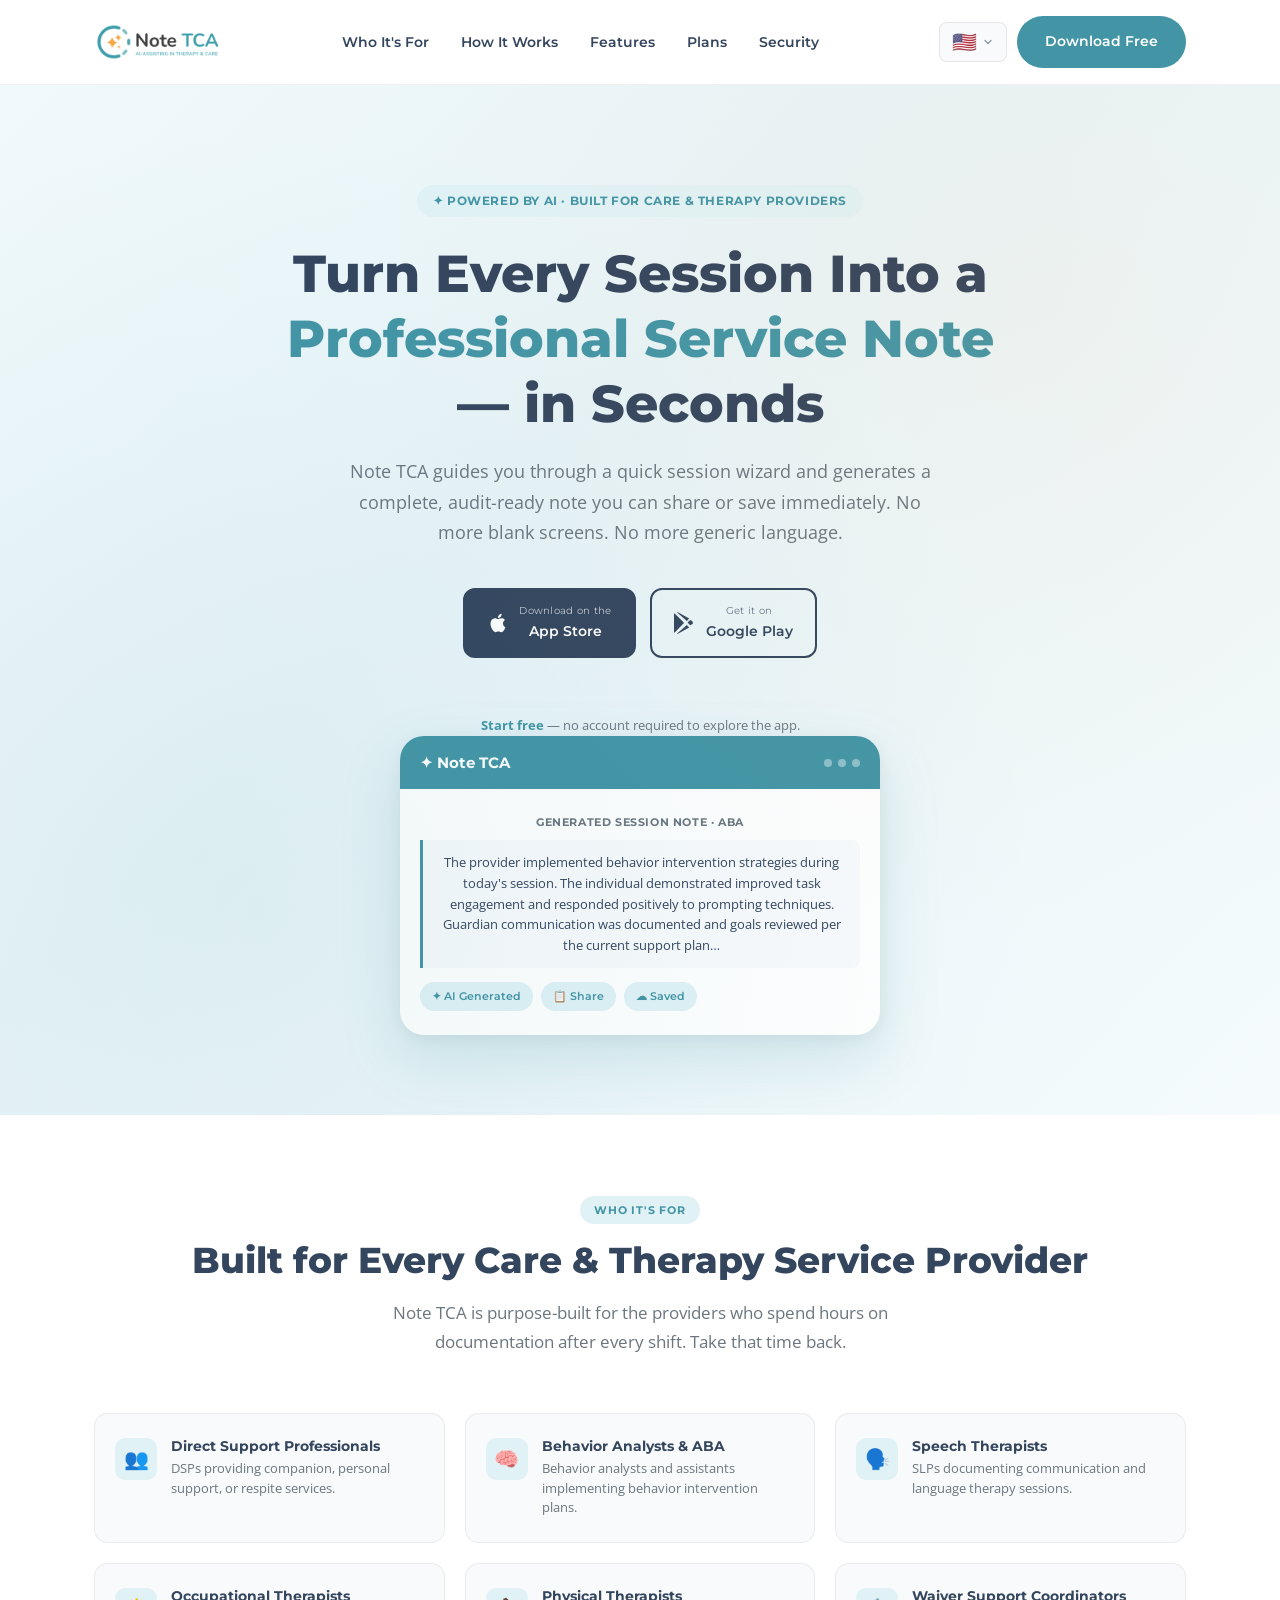
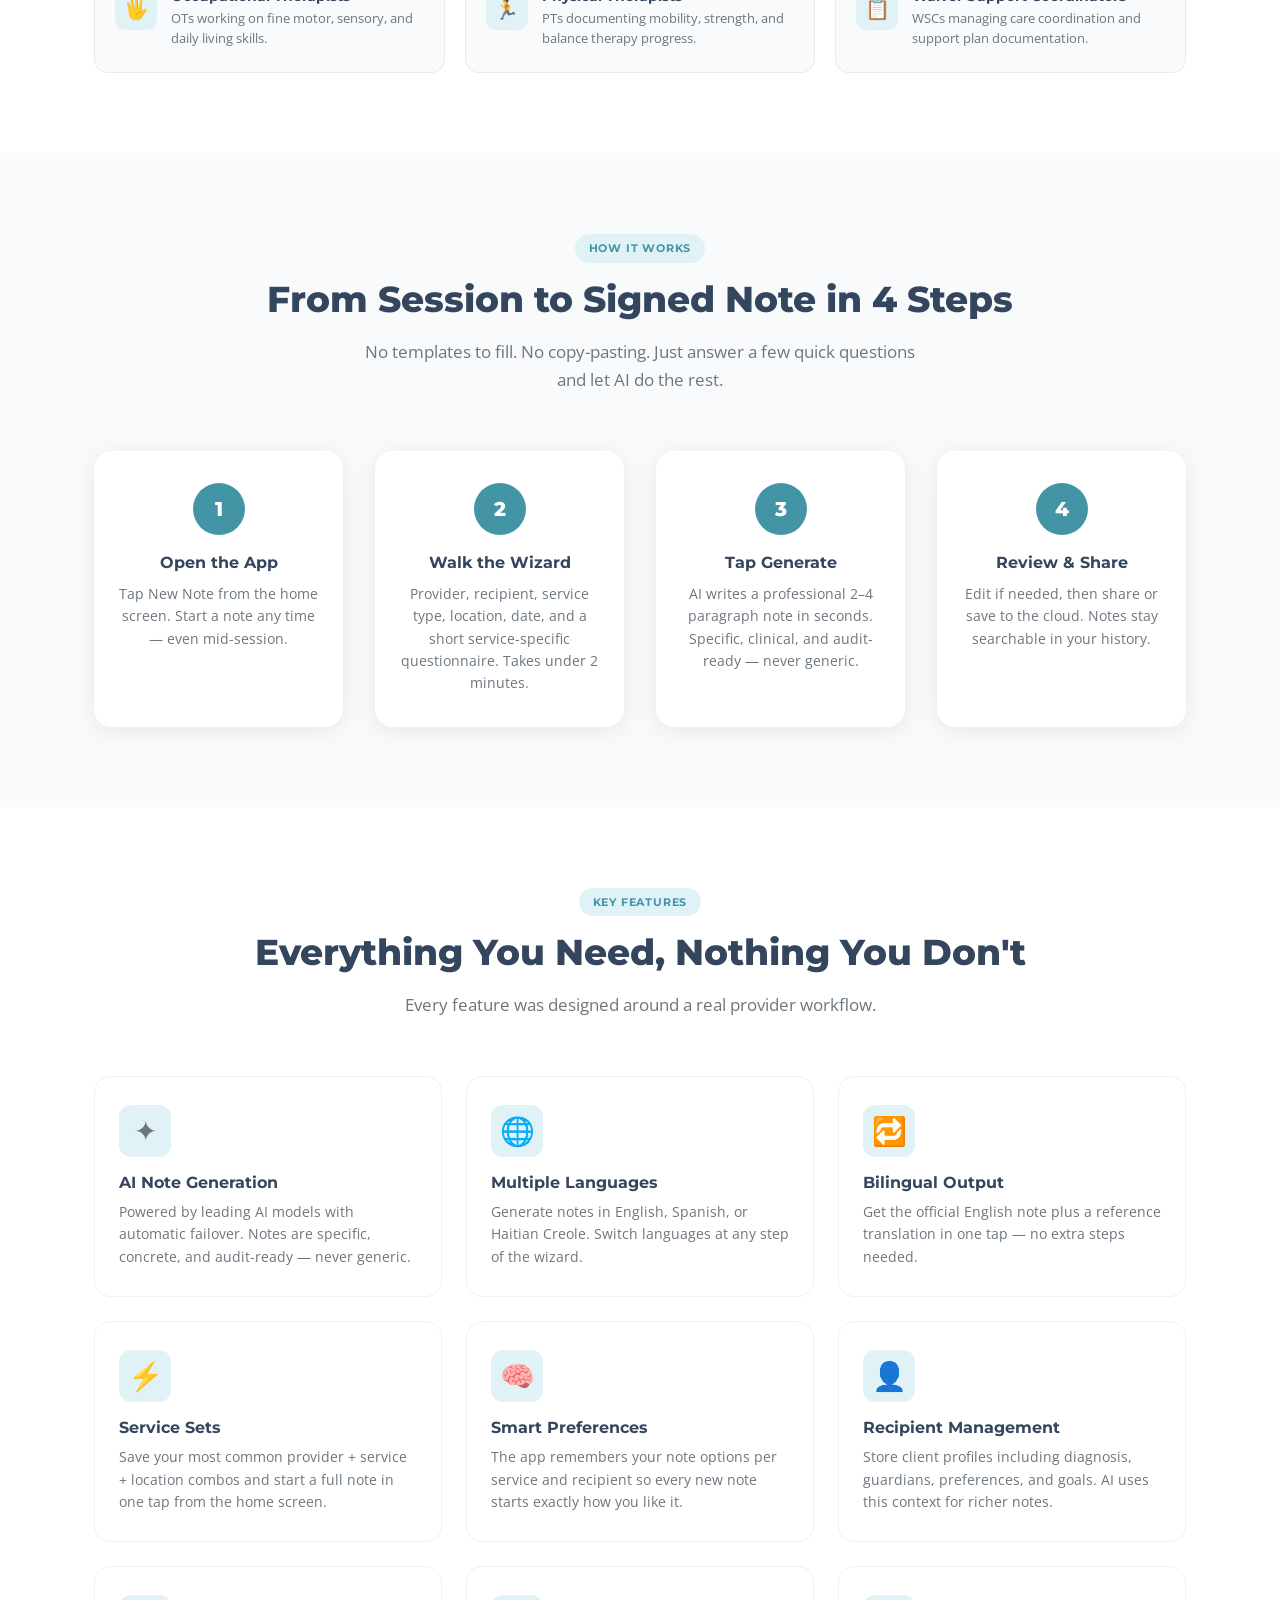
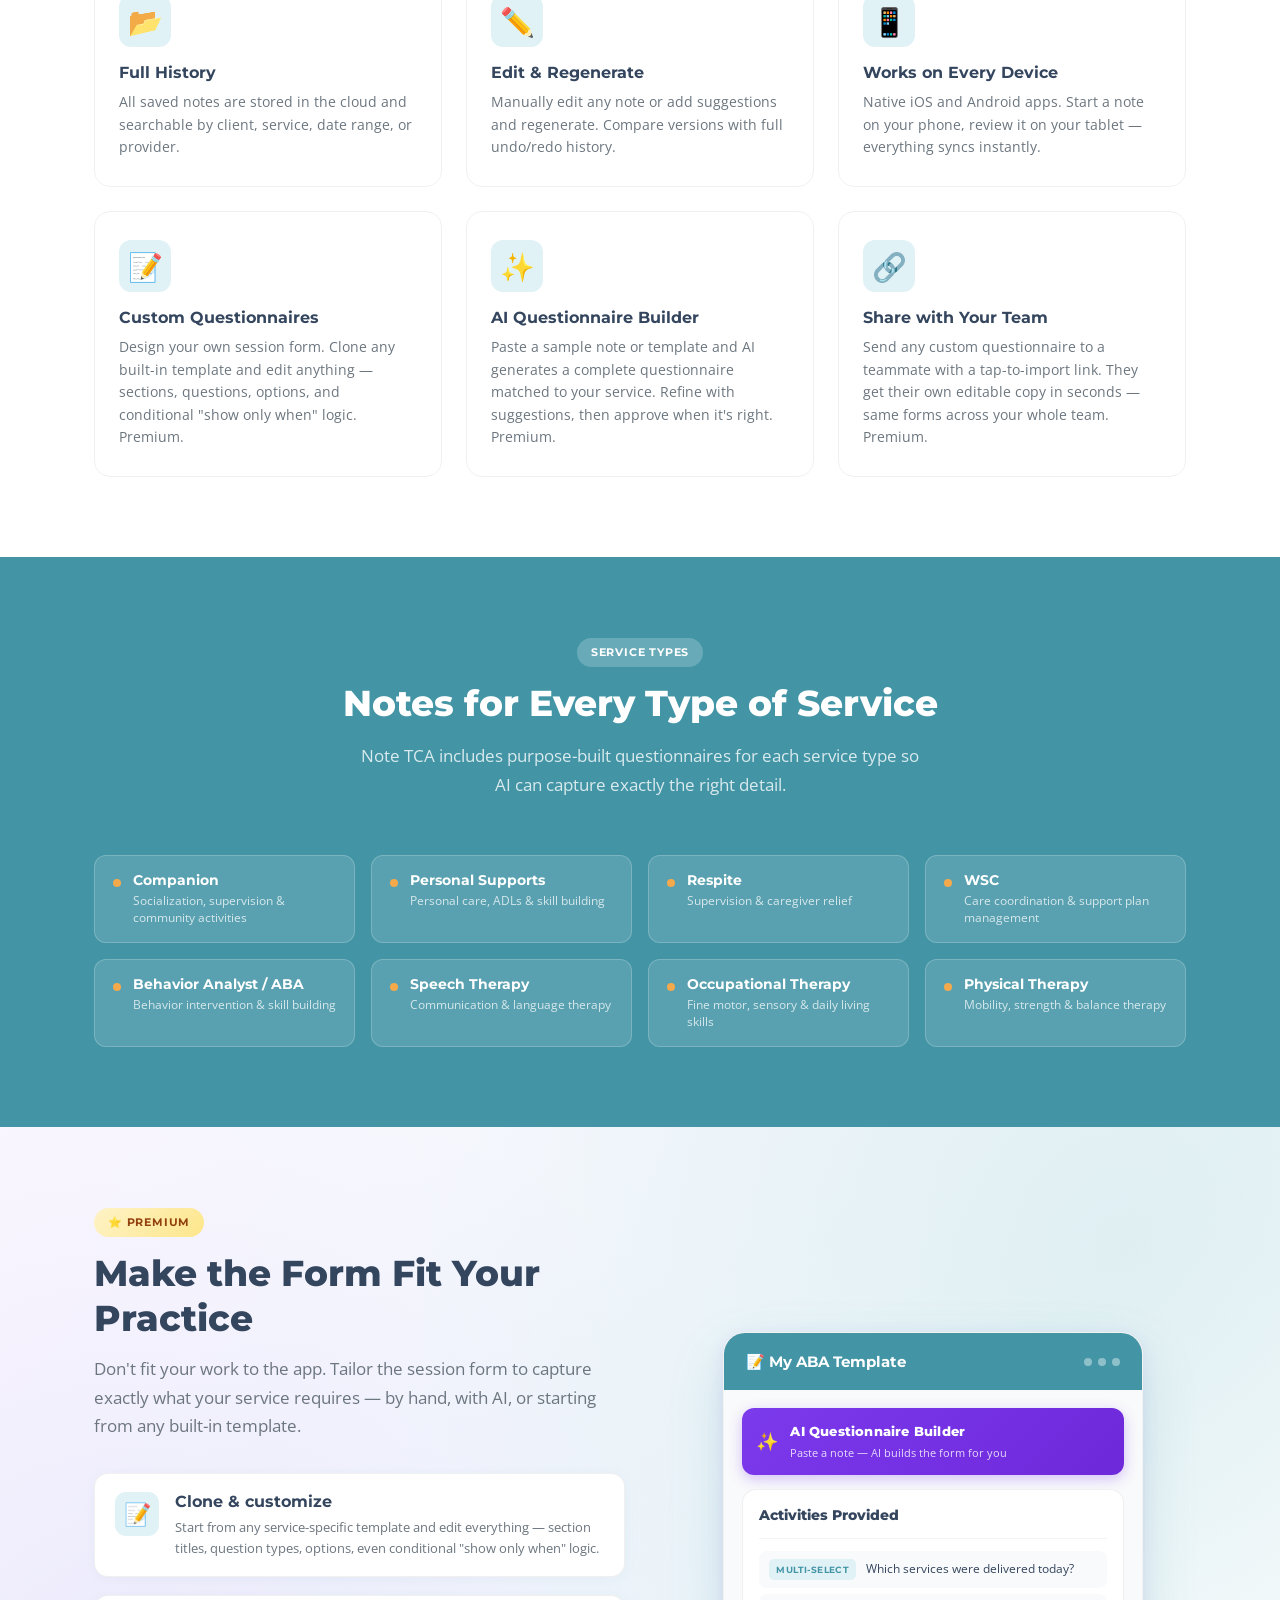
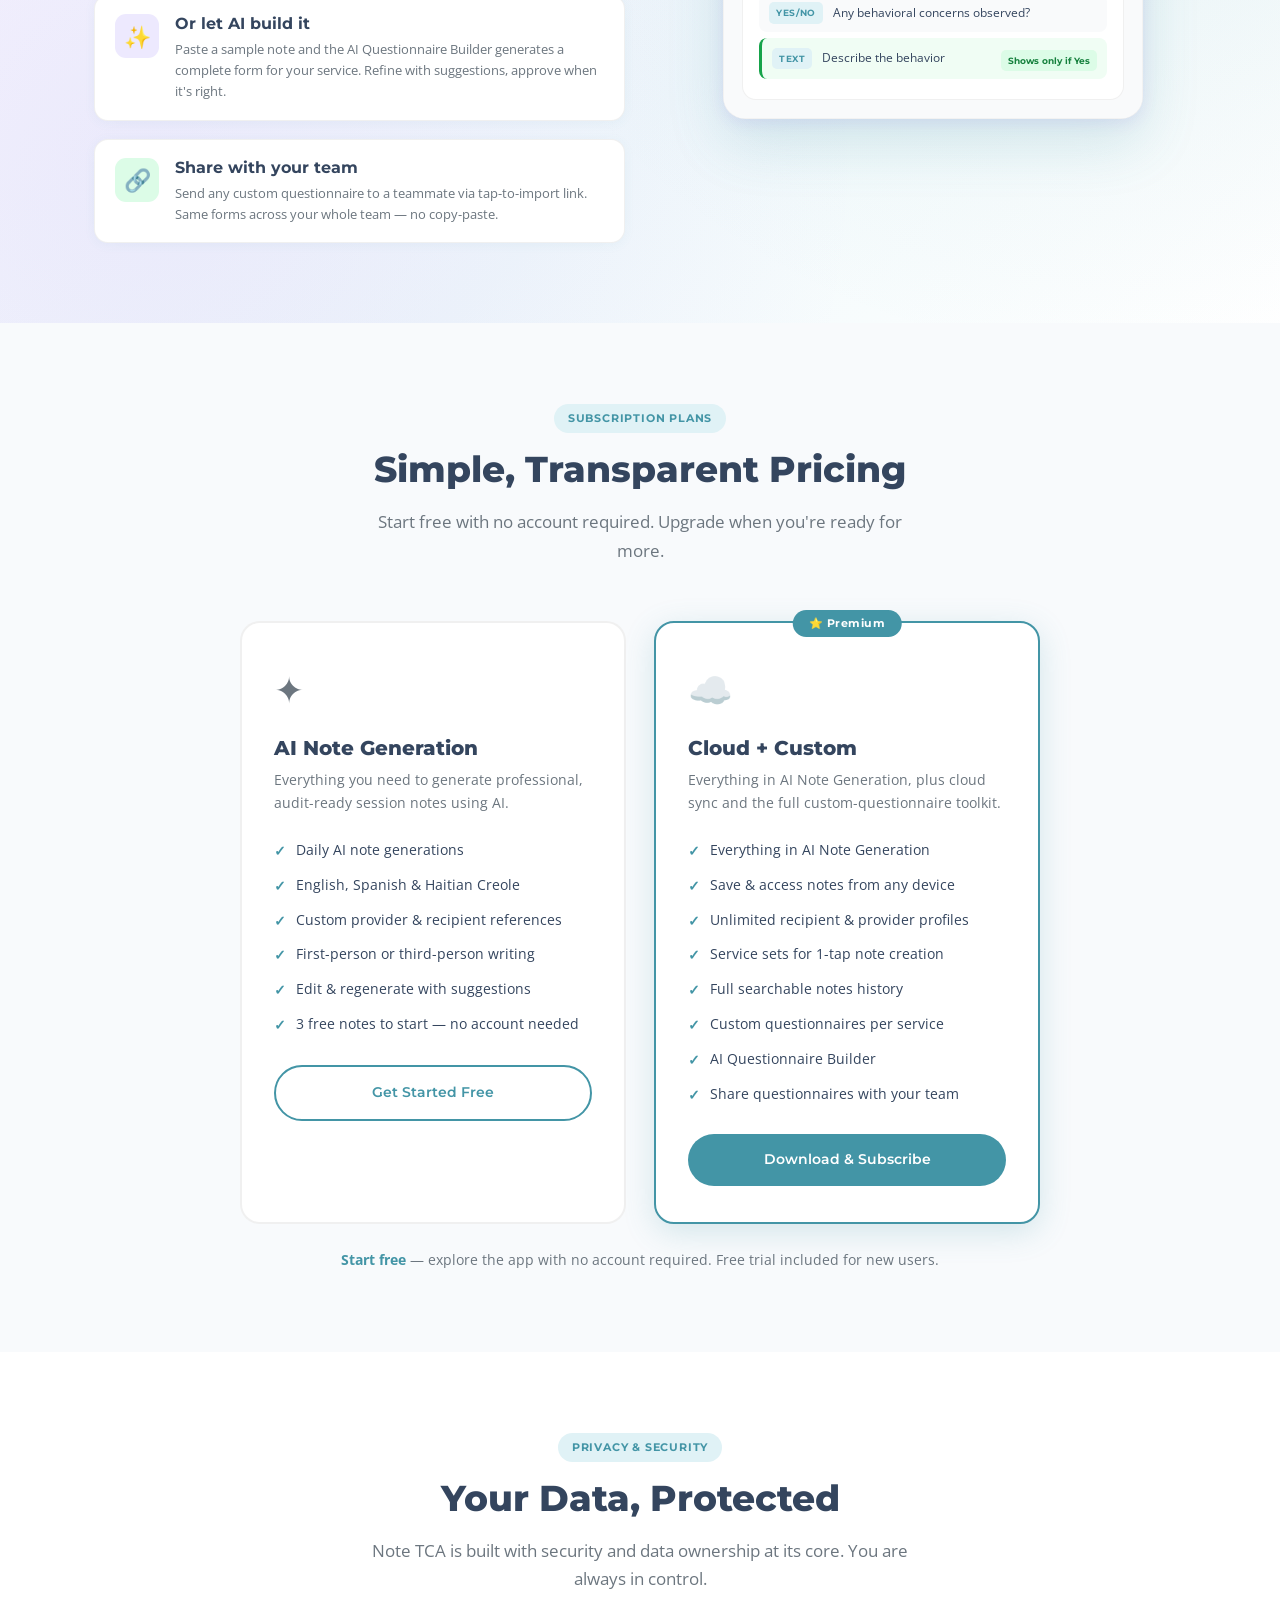
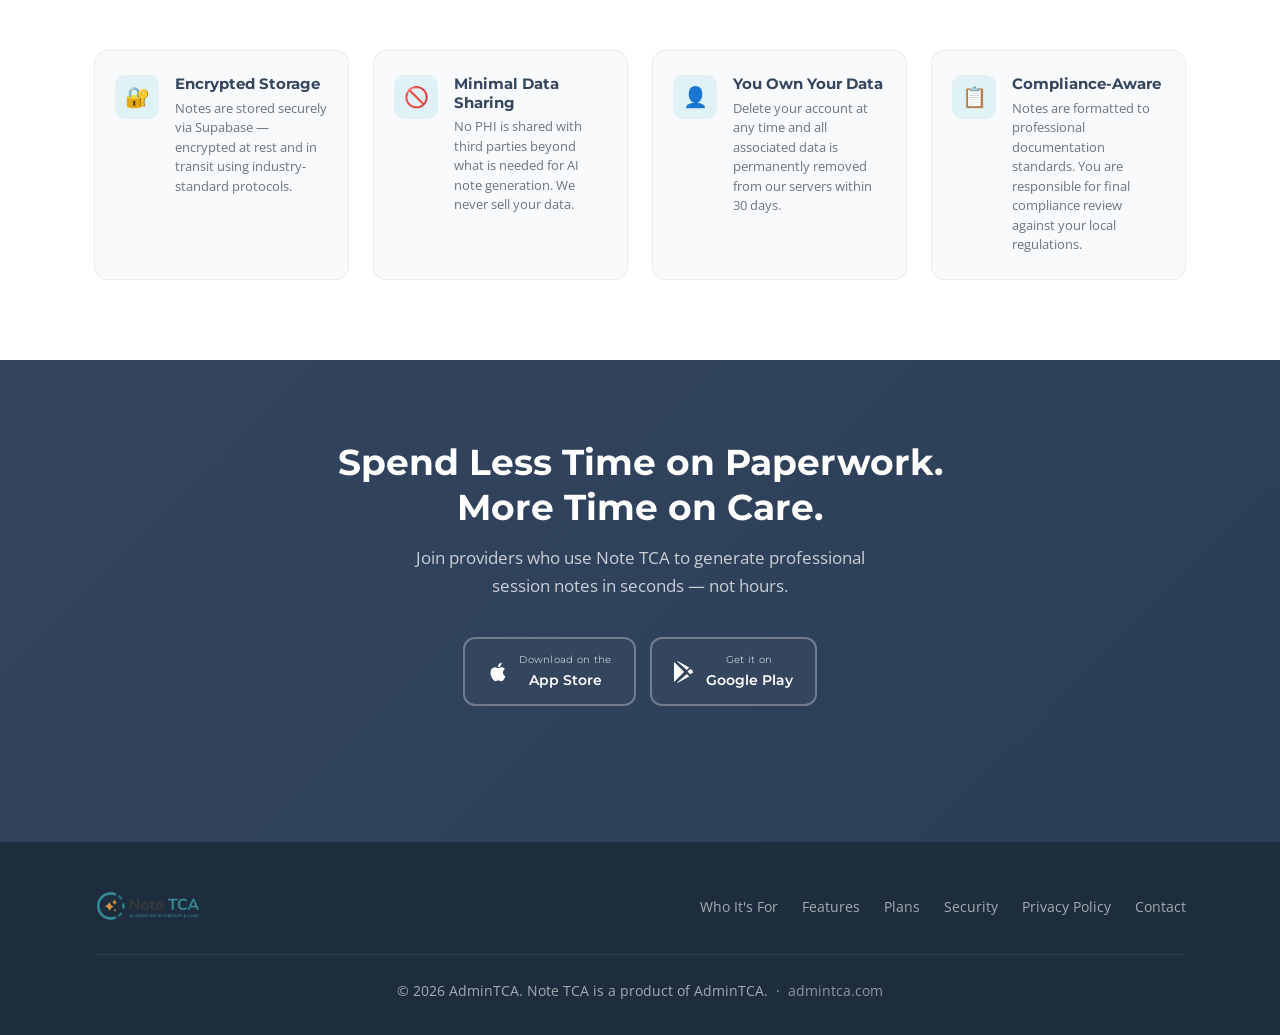
<file: index.html>
<!DOCTYPE html>
<html lang="en">
<head>
  <meta charset="UTF-8" />
  <meta name="viewport" content="width=device-width, initial-scale=1.0" />
  <title>Note TCA — AI-Powered Session Notes for Care &amp; Therapy Providers</title>
  <meta name="description" content="Turn every therapy and care session into a professional, audit-ready service note in seconds. Powered by AI." />
  <meta property="og:title" content="Note TCA — AI Session Notes in Seconds" />
  <meta property="og:description" content="Generate professional, audit-ready service notes with AI. Built for care and therapy providers." />
  <meta property="og:image" content="images/logo.png" />
  <meta name="theme-color" content="#4395a6" />
  <link rel="icon" type="image/png" href="images/icon.png" />
  <link rel="preconnect" href="https://fonts.googleapis.com" />
  <link rel="preconnect" href="https://fonts.gstatic.com" crossorigin />
  <link href="https://fonts.googleapis.com/css2?family=Montserrat:wght@400;600;700;800&family=Open+Sans:wght@400;500;600&display=swap" rel="stylesheet" />
  <link rel="stylesheet" href="style.css" />
</head>
<body>

<!-- ── Language picker template (cloned into nav + mobile menu) ─────────── -->
<template id="lang-picker-tpl">
  <div class="lang-picker">
    <button class="lang-btn" aria-label="Select language">
      <span class="lang-selected">🇺🇸</span>
      <svg viewBox="0 0 24 24" fill="none" stroke="currentColor" stroke-width="2.5" stroke-linecap="round">
        <polyline points="6 9 12 15 18 9"/>
      </svg>
    </button>
    <div class="lang-dropdown">
      <div data-lang="en"><span class="lang-flag">🇺🇸</span><span>English</span></div>
      <div data-lang="es"><span class="lang-flag">🇪🇸</span><span>Español</span></div>
      <div data-lang="ht"><span class="lang-flag">🇭🇹</span><span>Kreyòl</span></div>
    </div>
  </div>
</template>

<!-- ── Navigation ─────────────────────────────────────────────────────── -->
<nav class="nav" id="nav">
  <div class="container">
    <div class="nav-inner">
      <a href="#" class="nav-logo">
        <img src="images/logo.png" alt="Note TCA" />
      </a>

      <ul class="nav-links">
        <li><a href="#who"      data-i18n="nav.who">Who It's For</a></li>
        <li><a href="#how"      data-i18n="nav.how">How It Works</a></li>
        <li><a href="#features" data-i18n="nav.features">Features</a></li>
        <li><a href="#pricing"  data-i18n="nav.plans">Plans</a></li>
        <li><a href="#privacy"  data-i18n="nav.security">Security</a></li>
      </ul>

      <div class="nav-cta">
        <span id="lang-picker-desktop"></span>
        <a href="#download" class="btn btn-primary" data-i18n="nav.download">Download Free</a>
      </div>

      <button class="hamburger" id="hamburger" aria-label="Menu">
        <span></span><span></span><span></span>
      </button>
    </div>

    <div class="mobile-menu" id="mobileMenu">
      <a href="#who"      onclick="closeMenu()" data-i18n="nav.who">Who It's For</a>
      <a href="#how"      onclick="closeMenu()" data-i18n="nav.how">How It Works</a>
      <a href="#features" onclick="closeMenu()" data-i18n="nav.features">Features</a>
      <a href="#pricing"  onclick="closeMenu()" data-i18n="nav.plans">Plans</a>
      <a href="#privacy"  onclick="closeMenu()" data-i18n="nav.security">Security</a>
      <div class="mobile-btns">
        <span id="lang-picker-mobile"></span>
        <a href="#download" class="btn btn-primary" onclick="closeMenu()" data-i18n="nav.download">Download Free</a>
      </div>
    </div>
  </div>
</nav>

<!-- ── Hero ───────────────────────────────────────────────────────────── -->
<section class="hero" id="home">
  <div class="container">
    <div class="hero-badge" data-i18n="hero.badge">
      ✦ Powered by AI &nbsp;·&nbsp; Built for Care &amp; Therapy Providers
    </div>

    <h1 data-i18n-html="hero.h1">
      Turn Every Session Into a<br /><span class="teal">Professional Service Note</span><br />— in Seconds
    </h1>

    <p class="hero-sub" data-i18n="hero.sub">
      Note TCA guides you through a quick session wizard and generates a complete,
      audit-ready note you can share or save immediately. No more blank screens. No more generic language.
    </p>

    <div class="hero-actions" id="download">
      <a href="https://apps.apple.com/us/app/note-tca/id6762950386" class="store-badge" id="ios-link" target="_blank" rel="noopener" title="Download on the App Store">
        <svg viewBox="0 0 24 24" fill="currentColor" aria-hidden="true">
          <path d="M18.71 19.5c-.83 1.24-1.71 2.45-3.05 2.47-1.34.03-1.77-.79-3.29-.79-1.53 0-2 .77-3.27.82-1.31.05-2.3-1.32-3.14-2.53C4.25 17 2.94 12.45 4.7 9.39c.87-1.52 2.43-2.48 4.12-2.51 1.28-.02 2.5.87 3.29.87.78 0 2.26-1.07 3.8-.91.65.03 2.47.26 3.64 1.98-.09.06-2.17 1.28-2.15 3.81.03 3.02 2.65 4.03 2.68 4.04-.03.07-.42 1.44-1.38 2.83M13 3.5c.73-.83 1.94-1.46 2.94-1.5.13 1.17-.34 2.35-1.04 3.19-.69.85-1.83 1.51-2.95 1.42-.15-1.15.41-2.35 1.05-3.11z"/>
        </svg>
        <div class="store-badge-text">
          <small data-i18n="hero.ios-pre">Download on the</small>
          <span data-i18n="hero.ios">App Store</span>
        </div>
      </a>
      <a href="#" class="store-badge outline" id="android-link" title="Get it on Google Play">
        <svg viewBox="0 0 24 24" fill="currentColor" aria-hidden="true">
          <path d="M3.18 23.76c.33.18.72.2 1.07.04l12.35-6.96-2.59-2.59-10.83 9.51zM.44 1.54A1.27 1.27 0 0 0 0 2.5v19c0 .4.16.77.44 1.06l.06.06L10.87 12v-.22L.5 1.48l-.06.06zM20.14 10.01l-2.5-1.41-2.89 2.89 2.89 2.89 2.52-1.42c.72-.4.72-1.55-.02-1.95zM4.25.24L16.6 7.2l-2.59 2.59L3.18.28C3.53.12 3.92.14 4.25.24z"/>
        </svg>
        <div class="store-badge-text">
          <small data-i18n="hero.and-pre">Get it on</small>
          <span data-i18n="hero.and">Google Play</span>
        </div>
      </a>
    </div>

    <p class="hero-note" data-i18n-html="hero.free">
      <strong>Start free</strong> — no account required to explore the app.
    </p>

    <div class="hero-mockup">
      <div class="mockup-bar">
        <span class="mockup-bar-title">✦ Note TCA</span>
        <div class="mockup-dots"><span></span><span></span><span></span></div>
      </div>
      <div class="mockup-body">
        <div class="mockup-label" data-i18n="mockup.label">Generated Session Note · ABA</div>
        <div class="mockup-note" data-i18n="mockup.note">
          The provider implemented behavior intervention strategies during today's session.
          The individual demonstrated improved task engagement and responded positively to
          prompting techniques. Guardian communication was documented and goals reviewed per
          the current support plan…
        </div>
        <div class="mockup-actions">
          <span class="mockup-chip" data-i18n="mockup.chip1">✦ AI Generated</span>
          <span class="mockup-chip" data-i18n="mockup.chip2">📋 Share</span>
          <span class="mockup-chip" data-i18n="mockup.chip3">☁ Saved</span>
        </div>
      </div>
    </div>
  </div>
</section>

<!-- ── Who It's For ───────────────────────────────────────────────────── -->
<section class="who" id="who">
  <div class="container">
    <div class="text-center">
      <span class="section-tag" data-i18n="who.tag">Who It's For</span>
      <h2 class="section-title" data-i18n="who.title">Built for Every Care &amp; Therapy Service Provider</h2>
      <p class="section-sub" data-i18n="who.sub">Note TCA is purpose-built for the providers who spend hours on documentation after every shift. Take that time back.</p>
    </div>
    <div class="who-grid">
      <div class="who-card"><div class="who-icon">👥</div><div><h3 data-i18n="who.c1.h">Direct Support Professionals</h3><p data-i18n="who.c1.p">DSPs providing companion, personal support, or respite services.</p></div></div>
      <div class="who-card"><div class="who-icon">🧠</div><div><h3 data-i18n="who.c2.h">Behavior Analysts &amp; ABA</h3><p data-i18n="who.c2.p">Behavior analysts and assistants implementing behavior intervention plans.</p></div></div>
      <div class="who-card"><div class="who-icon">🗣️</div><div><h3 data-i18n="who.c3.h">Speech Therapists</h3><p data-i18n="who.c3.p">SLPs documenting communication and language therapy sessions.</p></div></div>
      <div class="who-card"><div class="who-icon">🖐️</div><div><h3 data-i18n="who.c4.h">Occupational Therapists</h3><p data-i18n="who.c4.p">OTs working on fine motor, sensory, and daily living skills.</p></div></div>
      <div class="who-card"><div class="who-icon">🏃</div><div><h3 data-i18n="who.c5.h">Physical Therapists</h3><p data-i18n="who.c5.p">PTs documenting mobility, strength, and balance therapy progress.</p></div></div>
      <div class="who-card"><div class="who-icon">📋</div><div><h3 data-i18n="who.c6.h">Waiver Support Coordinators</h3><p data-i18n="who.c6.p">WSCs managing care coordination and support plan documentation.</p></div></div>
    </div>
  </div>
</section>

<!-- ── How It Works ───────────────────────────────────────────────────── -->
<section class="how" id="how">
  <div class="container">
    <div class="text-center">
      <span class="section-tag" data-i18n="how.tag">How It Works</span>
      <h2 class="section-title" data-i18n="how.title">From Session to Signed Note in 4 Steps</h2>
      <p class="section-sub" data-i18n="how.sub">No templates to fill. No copy-pasting. Just answer a few quick questions and let AI do the rest.</p>
    </div>
    <div class="steps">
      <div class="step"><div class="step-num">1</div><h3 data-i18n="how.s1.h">Open the App</h3><p data-i18n="how.s1.p">Tap New Note from the home screen. Start a note any time — even mid-session.</p></div>
      <div class="step"><div class="step-num">2</div><h3 data-i18n="how.s2.h">Walk the Wizard</h3><p data-i18n="how.s2.p">Provider, recipient, service type, location, date, and a short questionnaire. Takes under 2 minutes.</p></div>
      <div class="step"><div class="step-num">3</div><h3 data-i18n="how.s3.h">Tap Generate</h3><p data-i18n="how.s3.p">AI writes a professional 2–4 paragraph note in seconds. Specific, clinical, and audit-ready.</p></div>
      <div class="step"><div class="step-num">4</div><h3 data-i18n="how.s4.h">Review &amp; Share</h3><p data-i18n="how.s4.p">Edit if needed, then share or save to the cloud. Notes stay searchable in your history.</p></div>
    </div>
  </div>
</section>

<!-- ── Features ───────────────────────────────────────────────────────── -->
<section class="features" id="features">
  <div class="container">
    <div class="text-center">
      <span class="section-tag" data-i18n="feat.tag">Key Features</span>
      <h2 class="section-title" data-i18n="feat.title">Everything You Need, Nothing You Don't</h2>
      <p class="section-sub" data-i18n="feat.sub">Every feature was designed around a real provider workflow.</p>
    </div>
    <div class="features-grid">
      <div class="feature-card"><div class="feature-icon">✦</div><h3 data-i18n="feat.f1.h">AI Note Generation</h3><p data-i18n="feat.f1.p">Powered by leading AI models with automatic failover. Notes are specific, concrete, and audit-ready — never generic.</p></div>
      <div class="feature-card"><div class="feature-icon">🌐</div><h3 data-i18n="feat.f2.h">Multiple Languages</h3><p data-i18n="feat.f2.p">Generate notes in English, Spanish, or Haitian Creole. Switch languages at any step of the wizard.</p></div>
      <div class="feature-card"><div class="feature-icon">🔁</div><h3 data-i18n="feat.f3.h">Bilingual Output</h3><p data-i18n="feat.f3.p">Get the official English note plus a reference translation in one tap — no extra steps needed.</p></div>
      <div class="feature-card"><div class="feature-icon">⚡</div><h3 data-i18n="feat.f4.h">Service Sets</h3><p data-i18n="feat.f4.p">Save your most common provider + service + location combos and start a full note in one tap from the home screen.</p></div>
      <div class="feature-card"><div class="feature-icon">🧠</div><h3 data-i18n="feat.f5.h">Smart Preferences</h3><p data-i18n="feat.f5.p">The app remembers your note options per service and recipient so every new note starts exactly how you like it.</p></div>
      <div class="feature-card"><div class="feature-icon">👤</div><h3 data-i18n="feat.f6.h">Recipient Management</h3><p data-i18n="feat.f6.p">Store client profiles including diagnosis, guardians, preferences, and goals. AI uses this context for richer notes.</p></div>
      <div class="feature-card"><div class="feature-icon">📂</div><h3 data-i18n="feat.f7.h">Full History</h3><p data-i18n="feat.f7.p">All saved notes are stored in the cloud and searchable by client, service, date range, or provider.</p></div>
      <div class="feature-card"><div class="feature-icon">✏️</div><h3 data-i18n="feat.f8.h">Edit &amp; Regenerate</h3><p data-i18n="feat.f8.p">Manually edit any note or add suggestions and regenerate. Compare versions with full undo/redo history.</p></div>
      <div class="feature-card"><div class="feature-icon">📱</div><h3 data-i18n="feat.f9.h">Works on Every Device</h3><p data-i18n="feat.f9.p">Native iOS and Android apps. Start a note on your phone, review it on your tablet — everything syncs instantly.</p></div>
      <div class="feature-card"><div class="feature-icon">📝</div><h3 data-i18n="feat.f10.h">Custom Questionnaires</h3><p data-i18n="feat.f10.p">Design your own session form. Clone any built-in template and edit anything — sections, questions, options, and conditional "show only when" logic. Premium.</p></div>
      <div class="feature-card"><div class="feature-icon">✨</div><h3 data-i18n="feat.f11.h">AI Questionnaire Builder</h3><p data-i18n="feat.f11.p">Paste a sample note or template and AI generates a complete questionnaire matched to your service. Refine with suggestions, then approve when it's right. Premium.</p></div>
      <div class="feature-card"><div class="feature-icon">🔗</div><h3 data-i18n="feat.f12.h">Share with Your Team</h3><p data-i18n="feat.f12.p">Send any custom questionnaire to a teammate with a tap-to-import link. They get their own editable copy in seconds — same forms across your whole team. Premium.</p></div>
    </div>
  </div>
</section>

<!-- ── Services ───────────────────────────────────────────────────────── -->
<section class="services" id="services">
  <div class="container">
    <div class="text-center">
      <span class="section-tag" data-i18n="svc.tag">Service Types</span>
      <h2 class="section-title" data-i18n="svc.title">Notes for Every Type of Service</h2>
      <p class="section-sub" data-i18n="svc.sub">Note TCA includes purpose-built questionnaires for each service type so AI can capture exactly the right detail.</p>
    </div>
    <div class="services-grid">
      <div class="service-pill"><div class="service-pill-dot"></div><div><h4 data-i18n="svc.s1.h">Companion</h4><p data-i18n="svc.s1.p">Socialization, supervision &amp; community activities</p></div></div>
      <div class="service-pill"><div class="service-pill-dot"></div><div><h4 data-i18n="svc.s2.h">Personal Supports</h4><p data-i18n="svc.s2.p">Personal care, ADLs &amp; skill building</p></div></div>
      <div class="service-pill"><div class="service-pill-dot"></div><div><h4 data-i18n="svc.s3.h">Respite</h4><p data-i18n="svc.s3.p">Supervision &amp; caregiver relief</p></div></div>
      <div class="service-pill"><div class="service-pill-dot"></div><div><h4 data-i18n="svc.s4.h">WSC</h4><p data-i18n="svc.s4.p">Care coordination &amp; support plan management</p></div></div>
      <div class="service-pill"><div class="service-pill-dot"></div><div><h4 data-i18n="svc.s5.h">Behavior Analyst / ABA</h4><p data-i18n="svc.s5.p">Behavior intervention &amp; skill building</p></div></div>
      <div class="service-pill"><div class="service-pill-dot"></div><div><h4 data-i18n="svc.s6.h">Speech Therapy</h4><p data-i18n="svc.s6.p">Communication &amp; language therapy</p></div></div>
      <div class="service-pill"><div class="service-pill-dot"></div><div><h4 data-i18n="svc.s7.h">Occupational Therapy</h4><p data-i18n="svc.s7.p">Fine motor, sensory &amp; daily living skills</p></div></div>
      <div class="service-pill"><div class="service-pill-dot"></div><div><h4 data-i18n="svc.s8.h">Physical Therapy</h4><p data-i18n="svc.s8.p">Mobility, strength &amp; balance therapy</p></div></div>
    </div>
  </div>
</section>

<!-- ── Custom Questionnaires Spotlight (Premium) ────────────────────────── -->
<section class="builder" id="builder">
  <div class="container">
    <div class="builder-grid">
      <!-- Left column: text + step cards -->
      <div class="builder-text">
        <span class="section-tag premium-tag" data-i18n="bdr.tag">⭐ Premium</span>
        <h2 class="section-title" data-i18n="bdr.title">Make the Form Fit Your Practice</h2>
        <p class="section-sub" data-i18n="bdr.sub">
          Don't fit your work to the app. Tailor the session form to capture exactly what your service requires — by hand, with AI, or starting from any built-in template.
        </p>

        <div class="builder-steps">
          <div class="builder-step">
            <div class="builder-step-icon">📝</div>
            <div class="builder-step-body">
              <h4 data-i18n="bdr.s1.h">Clone &amp; customize</h4>
              <p data-i18n="bdr.s1.p">Start from any service-specific template and edit everything — section titles, question types, options, even conditional "show only when" logic.</p>
            </div>
          </div>
          <div class="builder-step">
            <div class="builder-step-icon ai">✨</div>
            <div class="builder-step-body">
              <h4 data-i18n="bdr.s2.h">Or let AI build it</h4>
              <p data-i18n="bdr.s2.p">Paste a sample note and the AI Questionnaire Builder generates a complete form for your service. Refine with suggestions, approve when it's right.</p>
            </div>
          </div>
          <div class="builder-step">
            <div class="builder-step-icon share">🔗</div>
            <div class="builder-step-body">
              <h4 data-i18n="bdr.s3.h">Share with your team</h4>
              <p data-i18n="bdr.s3.p">Send any custom questionnaire to a teammate via tap-to-import link. Same forms across your whole team — no copy-paste.</p>
            </div>
          </div>
        </div>
      </div>

      <!-- Right column: editor mockup -->
      <div class="builder-mockup-wrap">
        <div class="builder-mockup">
          <div class="mockup-bar builder-mockup-bar">
            <span class="mockup-bar-title" data-i18n="bdr.mockup.title">📝 My ABA Template</span>
            <div class="mockup-dots"><span></span><span></span><span></span></div>
          </div>
          <div class="builder-mockup-body">
            <!-- AI Builder bar (matching the in-app purple pill) -->
            <div class="mockup-ai-pill">
              <span>✨</span>
              <div class="mockup-ai-text">
                <strong data-i18n="bdr.mockup.aiTitle">AI Questionnaire Builder</strong>
                <span data-i18n="bdr.mockup.aiSub">Paste a note — AI builds the form for you</span>
              </div>
            </div>

            <!-- Section card -->
            <div class="mockup-section-card">
              <div class="mockup-section-head" data-i18n="bdr.mockup.section">Activities Provided</div>

              <div class="mockup-q">
                <span class="mockup-q-chip">multi-select</span>
                <span class="mockup-q-label" data-i18n="bdr.mockup.q1">Which services were delivered today?</span>
              </div>
              <div class="mockup-q">
                <span class="mockup-q-chip">yes/no</span>
                <span class="mockup-q-label" data-i18n="bdr.mockup.q2">Any behavioral concerns observed?</span>
              </div>
              <div class="mockup-q conditional">
                <span class="mockup-q-chip">text</span>
                <span class="mockup-q-label" data-i18n="bdr.mockup.q3">Describe the behavior</span>
                <span class="mockup-conditional-badge" data-i18n="bdr.mockup.cond">Shows only if Yes</span>
              </div>
            </div>
          </div>
        </div>
      </div>
    </div>
  </div>
</section>

<!-- ── Pricing ─────────────────────────────────────────────────────────── -->
<section class="pricing" id="pricing">
  <div class="container">
    <div class="text-center">
      <span class="section-tag" data-i18n="pr.tag">Subscription Plans</span>
      <h2 class="section-title" data-i18n="pr.title">Simple, Transparent Pricing</h2>
      <p class="section-sub" data-i18n="pr.sub">Start free with no account required. Upgrade when you're ready for more.</p>
    </div>
    <div class="pricing-grid">
      <div class="pricing-card">
        <div class="pricing-icon">✦</div>
        <h3 data-i18n="pr.b.h">AI Note Generation</h3>
        <p class="pricing-desc" data-i18n="pr.b.desc">Everything you need to generate professional, audit-ready session notes using AI.</p>
        <ul class="pricing-features">
          <li data-i18n="pr.b.f1">Daily AI note generations</li>
          <li data-i18n="pr.b.f2">English, Spanish &amp; Haitian Creole</li>
          <li data-i18n="pr.b.f3">Custom provider &amp; recipient references</li>
          <li data-i18n="pr.b.f4">First-person or third-person writing</li>
          <li data-i18n="pr.b.f5">Edit &amp; regenerate with suggestions</li>
          <li data-i18n="pr.b.f6">3 free notes to start — no account needed</li>
        </ul>
        <a href="#download" class="btn btn-outline" data-i18n="pr.b.cta">Get Started Free</a>
      </div>
      <div class="pricing-card featured">
        <div class="pricing-badge" data-i18n="pr.p.badge">⭐ Premium</div>
        <div class="pricing-icon">☁️</div>
        <h3 data-i18n="pr.p.h">Cloud + Custom</h3>
        <p class="pricing-desc" data-i18n="pr.p.desc">Everything in AI Note Generation, plus cloud sync and the full custom-questionnaire toolkit.</p>
        <ul class="pricing-features">
          <li data-i18n="pr.p.f1">Everything in AI Note Generation</li>
          <li data-i18n="pr.p.f2">Save &amp; access notes from any device</li>
          <li data-i18n="pr.p.f3">Unlimited recipient &amp; provider profiles</li>
          <li data-i18n="pr.p.f4">Service sets for 1-tap note creation</li>
          <li data-i18n="pr.p.f5">Full searchable notes history</li>
          <li data-i18n="pr.p.f6">Custom questionnaires per service</li>
          <li data-i18n="pr.p.f7">AI Questionnaire Builder</li>
          <li data-i18n="pr.p.f8">Share questionnaires with your team</li>
        </ul>
        <a href="#download" class="btn btn-primary" data-i18n="pr.p.cta">Download &amp; Subscribe</a>
      </div>
    </div>
    <p class="free-tag" data-i18n-html="pr.free">
      <strong>Start free</strong> — explore the app with no account required. Free trial included for new users.
    </p>
  </div>
</section>

<!-- ── Privacy ─────────────────────────────────────────────────────────── -->
<section class="privacy" id="privacy">
  <div class="container">
    <div class="text-center">
      <span class="section-tag" data-i18n="prv.tag">Privacy &amp; Security</span>
      <h2 class="section-title" data-i18n="prv.title">Your Data, Protected</h2>
      <p class="section-sub" data-i18n="prv.sub">Note TCA is built with security and data ownership at its core. You are always in control.</p>
    </div>
    <div class="privacy-grid">
      <div class="privacy-card"><div class="privacy-icon">🔐</div><div><h4 data-i18n="prv.c1.h">Encrypted Storage</h4><p data-i18n="prv.c1.p">Notes are stored securely via Supabase — encrypted at rest and in transit using industry-standard protocols.</p></div></div>
      <div class="privacy-card"><div class="privacy-icon">🚫</div><div><h4 data-i18n="prv.c2.h">Minimal Data Sharing</h4><p data-i18n="prv.c2.p">No PHI is shared with third parties beyond what is needed for AI note generation. We never sell your data.</p></div></div>
      <div class="privacy-card"><div class="privacy-icon">👤</div><div><h4 data-i18n="prv.c3.h">You Own Your Data</h4><p data-i18n="prv.c3.p">Delete your account at any time and all associated data is permanently removed from our servers within 30 days.</p></div></div>
      <div class="privacy-card"><div class="privacy-icon">📋</div><div><h4 data-i18n="prv.c4.h">Compliance-Aware</h4><p data-i18n="prv.c4.p">Notes are formatted to professional documentation standards. You are responsible for final compliance review against your local regulations.</p></div></div>
    </div>
  </div>
</section>

<!-- ── CTA Banner ──────────────────────────────────────────────────────── -->
<section class="cta-banner">
  <div class="container">
    <h2 data-i18n-html="cta.h">Spend Less Time on Paperwork.<br />More Time on Care.</h2>
    <p data-i18n="cta.p">Join providers who use Note TCA to generate professional session notes in seconds — not hours.</p>
    <div class="hero-actions" style="justify-content:center">
      <a href="https://apps.apple.com/us/app/note-tca/id6762950386" class="store-badge" id="ios-link-bottom" target="_blank" rel="noopener">
        <svg viewBox="0 0 24 24" fill="currentColor" width="22" height="22" aria-hidden="true">
          <path d="M18.71 19.5c-.83 1.24-1.71 2.45-3.05 2.47-1.34.03-1.77-.79-3.29-.79-1.53 0-2 .77-3.27.82-1.31.05-2.3-1.32-3.14-2.53C4.25 17 2.94 12.45 4.7 9.39c.87-1.52 2.43-2.48 4.12-2.51 1.28-.02 2.5.87 3.29.87.78 0 2.26-1.07 3.8-.91.65.03 2.47.26 3.64 1.98-.09.06-2.17 1.28-2.15 3.81.03 3.02 2.65 4.03 2.68 4.04-.03.07-.42 1.44-1.38 2.83M13 3.5c.73-.83 1.94-1.46 2.94-1.5.13 1.17-.34 2.35-1.04 3.19-.69.85-1.83 1.51-2.95 1.42-.15-1.15.41-2.35 1.05-3.11z"/>
        </svg>
        <div class="store-badge-text">
          <small data-i18n="hero.ios-pre">Download on the</small>
          <span data-i18n="hero.ios">App Store</span>
        </div>
      </a>
      <a href="#" class="store-badge" id="android-link-bottom">
        <svg viewBox="0 0 24 24" fill="currentColor" width="22" height="22" aria-hidden="true">
          <path d="M3.18 23.76c.33.18.72.2 1.07.04l12.35-6.96-2.59-2.59-10.83 9.51zM.44 1.54A1.27 1.27 0 0 0 0 2.5v19c0 .4.16.77.44 1.06l.06.06L10.87 12v-.22L.5 1.48l-.06.06zM20.14 10.01l-2.5-1.41-2.89 2.89 2.89 2.89 2.52-1.42c.72-.4.72-1.55-.02-1.95zM4.25.24L16.6 7.2l-2.59 2.59L3.18.28C3.53.12 3.92.14 4.25.24z"/>
        </svg>
        <div class="store-badge-text">
          <small data-i18n="hero.and-pre">Get it on</small>
          <span data-i18n="hero.and">Google Play</span>
        </div>
      </a>
    </div>
  </div>
</section>

<!-- ── Footer ──────────────────────────────────────────────────────────── -->
<footer class="footer">
  <div class="container">
    <div class="footer-inner">
      <div class="footer-logo">
        <img src="images/logo.png" alt="Note TCA" />
      </div>
      <nav class="footer-links">
        <a href="#who"      data-i18n="nav.who">Who It's For</a>
        <a href="#features" data-i18n="nav.features">Features</a>
        <a href="#pricing"  data-i18n="nav.plans">Plans</a>
        <a href="#privacy"  data-i18n="nav.security">Security</a>
        <a href="privacy-policy.html">Privacy Policy</a>
        <a href="mailto:support@admintca.com">Contact</a>
      </nav>
    </div>
    <div class="footer-bottom">
      <p>
        <span data-i18n="ft.copy">© 2026 AdminTCA. Note TCA is a product of AdminTCA.</span>
        &nbsp;·&nbsp;
        <a href="https://admintca.com" target="_blank" rel="noopener" style="color:rgba(255,255,255,.5)">admintca.com</a>
      </p>
    </div>
  </div>
</footer>

<script src="script.js"></script>
</body>
</html>
</file>
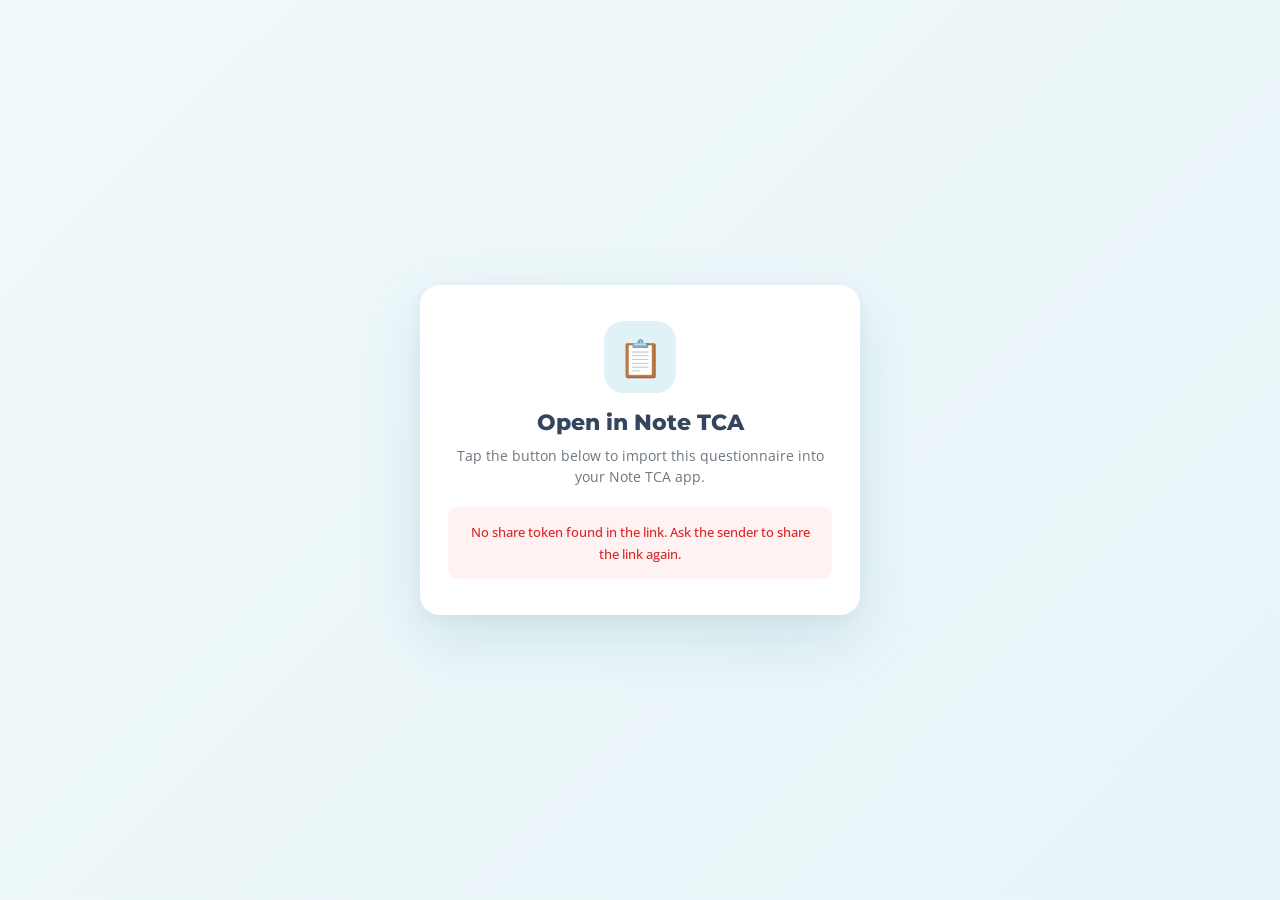
<file: import.html>
<!DOCTYPE html>
<html lang="en">
<head>
  <meta charset="UTF-8" />
  <meta name="viewport" content="width=device-width, initial-scale=1.0" />
  <title>Import Questionnaire — Note TCA</title>
  <meta name="description" content="Open this shared questionnaire in the Note TCA app." />
  <meta name="theme-color" content="#4395a6" />
  <link rel="icon" type="image/png" href="images/icon.png" />
  <link rel="preconnect" href="https://fonts.googleapis.com" />
  <link rel="preconnect" href="https://fonts.gstatic.com" crossorigin />
  <link href="https://fonts.googleapis.com/css2?family=Montserrat:wght@600;700;800&family=Open+Sans:wght@400;500;600&display=swap" rel="stylesheet" />
  <link rel="stylesheet" href="style.css" />
  <style>
    .import-wrap {
      min-height: 100vh;
      display: flex;
      flex-direction: column;
      align-items: center;
      justify-content: center;
      padding: 48px 24px;
      background: linear-gradient(135deg, #f0f9fb 0%, #e8f4f8 100%);
    }
    .import-card {
      background: #fff;
      border-radius: 20px;
      padding: 36px 28px;
      max-width: 440px;
      width: 100%;
      box-shadow: 0 24px 60px rgba(67,149,166,.18), 0 4px 16px rgba(0,0,0,.04);
      text-align: center;
    }
    .import-icon {
      width: 72px; height: 72px;
      border-radius: 20px;
      background: var(--teal-lt);
      display: inline-flex;
      align-items: center;
      justify-content: center;
      font-size: 36px;
      margin-bottom: 16px;
    }
    .import-card h1 {
      font-family: 'Montserrat', sans-serif;
      font-weight: 800;
      font-size: 22px;
      color: var(--navy);
      margin-bottom: 8px;
    }
    .import-card p {
      font-size: 14px;
      color: var(--gray);
      line-height: 1.5;
      margin-bottom: 20px;
    }
    .open-btn {
      display: inline-flex;
      align-items: center;
      justify-content: center;
      gap: 8px;
      background: var(--teal);
      color: #fff;
      font-family: 'Montserrat', sans-serif;
      font-weight: 700;
      font-size: 15px;
      padding: 14px 28px;
      border-radius: 100px;
      border: none;
      cursor: pointer;
      text-decoration: none;
      transition: transform .15s, box-shadow .15s;
      width: 100%;
      box-sizing: border-box;
      margin-bottom: 12px;
    }
    .open-btn:hover { transform: translateY(-2px); box-shadow: 0 8px 20px rgba(67,149,166,.3); color: #fff; }
    .code-block {
      background: var(--gray-lt);
      border: 1px dashed rgba(67,149,166,.4);
      border-radius: 10px;
      padding: 14px;
      margin: 16px 0 8px;
    }
    .code-label {
      font-family: 'Montserrat', sans-serif;
      font-weight: 700;
      font-size: 10px;
      color: var(--gray);
      letter-spacing: .8px;
      text-transform: uppercase;
      margin-bottom: 6px;
    }
    .code-value {
      font-family: ui-monospace, 'SF Mono', Menlo, monospace;
      font-size: 18px;
      font-weight: 700;
      color: var(--teal);
      letter-spacing: 1px;
      word-break: break-all;
    }
    .copy-btn {
      background: transparent;
      color: var(--teal);
      border: 1px solid var(--teal);
      border-radius: 8px;
      padding: 6px 14px;
      font-family: 'Montserrat', sans-serif;
      font-weight: 600;
      font-size: 12px;
      cursor: pointer;
      margin-top: 10px;
    }
    .copy-btn:hover { background: var(--teal-lt); }
    .copy-btn.copied { background: var(--green); color: #fff; border-color: var(--green); }
    .stores {
      display: flex;
      gap: 10px;
      justify-content: center;
      flex-wrap: wrap;
      margin-top: 18px;
    }
    .stores .store-badge {
      flex: 1;
      min-width: 130px;
      max-width: 180px;
      justify-content: center;
    }
    .help-text {
      font-size: 12px;
      color: var(--gray);
      margin-top: 16px;
      line-height: 1.5;
    }
    .missing {
      background: #fef2f2;
      border-radius: 10px;
      padding: 14px;
      color: #dc2626;
      font-size: 13px;
      font-weight: 500;
    }
  </style>
</head>
<body>

<div class="import-wrap">
  <div class="import-card">
    <div class="import-icon">📋</div>
    <h1 id="title">Open in Note TCA</h1>
    <p id="subtitle">Tap the button below to import this questionnaire into your Note TCA app.</p>

    <div id="content"></div>
  </div>
</div>

<script>
  (function () {
    const params = new URLSearchParams(window.location.search)
    const token = (params.get('token') || '').trim()
    const content = document.getElementById('content')

    if (!token) {
      content.innerHTML = '<div class="missing">No share token found in the link. Ask the sender to share the link again.</div>'
      return
    }

    const deepLink = 'notetca-ai://questionnaires/import?token=' + encodeURIComponent(token)
    const iosUrl = 'https://apps.apple.com/us/app/note-tca/id6762950386'
    const androidUrl = 'https://play.google.com/store/apps/details?id=com.admintca.note'

    content.innerHTML = `
      <a href="${deepLink}" class="open-btn" id="openBtn">Open in Note TCA →</a>

      <div class="code-block">
        <div class="code-label">Share code</div>
        <div class="code-value" id="codeVal">${token}</div>
        <button class="copy-btn" id="copyBtn" type="button">Copy code</button>
      </div>

      <p class="help-text">
        Don't have Note TCA yet? Install it and open it once, then come back and tap "Open in Note TCA" — or manually paste the code in <strong>Questionnaires → Import</strong>.
      </p>

      <div class="stores">
        <a href="${iosUrl}" class="store-badge" target="_blank" rel="noopener">
          <svg viewBox="0 0 24 24" fill="currentColor" width="18" height="18" aria-hidden="true">
            <path d="M18.71 19.5c-.83 1.24-1.71 2.45-3.05 2.47-1.34.03-1.77-.79-3.29-.79-1.53 0-2 .77-3.27.82-1.31.05-2.3-1.32-3.14-2.53C4.25 17 2.94 12.45 4.7 9.39c.87-1.52 2.43-2.48 4.12-2.51 1.28-.02 2.5.87 3.29.87.78 0 2.26-1.07 3.8-.91.65.03 2.47.26 3.64 1.98-.09.06-2.17 1.28-2.15 3.81.03 3.02 2.65 4.03 2.68 4.04-.03.07-.42 1.44-1.38 2.83M13 3.5c.73-.83 1.94-1.46 2.94-1.5.13 1.17-.34 2.35-1.04 3.19-.69.85-1.83 1.51-2.95 1.42-.15-1.15.41-2.35 1.05-3.11z"/>
          </svg>
          <div class="store-badge-text"><small>Download on the</small><span>App Store</span></div>
        </a>
        <a href="${androidUrl}" class="store-badge outline" target="_blank" rel="noopener">
          <svg viewBox="0 0 24 24" fill="currentColor" width="18" height="18" aria-hidden="true">
            <path d="M3.18 23.76c.33.18.72.2 1.07.04l12.35-6.96-2.59-2.59-10.83 9.51zM.44 1.54A1.27 1.27 0 0 0 0 2.5v19c0 .4.16.77.44 1.06l.06.06L10.87 12v-.22L.5 1.48l-.06.06zM20.14 10.01l-2.5-1.41-2.89 2.89 2.89 2.89 2.52-1.42c.72-.4.72-1.55-.02-1.95zM4.25.24L16.6 7.2l-2.59 2.59L3.18.28C3.53.12 3.92.14 4.25.24z"/>
          </svg>
          <div class="store-badge-text"><small>Get it on</small><span>Google Play</span></div>
        </a>
      </div>
    `

    // Try to open the app automatically on mobile (where the scheme is registered).
    // We use a small delay so the UI renders first, and listen for visibility
    // change as a signal that the app handover worked.
    function tryAutoOpen() {
      // Only attempt on touch devices — clicking the link manually works fine on desktop.
      const isMobile = /iPhone|iPad|iPod|Android/i.test(navigator.userAgent)
      if (!isMobile) return
      // Detect that the page got backgrounded → assume the app opened
      let openedApp = false
      document.addEventListener('visibilitychange', function () {
        if (document.hidden) openedApp = true
      })
      setTimeout(function () {
        if (!openedApp) {
          window.location.href = deepLink
        }
      }, 250)
    }
    tryAutoOpen()

    // Copy button
    document.getElementById('copyBtn').addEventListener('click', function () {
      const btn = this
      navigator.clipboard.writeText(token).then(function () {
        btn.textContent = 'Copied!'
        btn.classList.add('copied')
        setTimeout(function () {
          btn.textContent = 'Copy code'
          btn.classList.remove('copied')
        }, 1500)
      }).catch(function () {
        // Older browsers / no permission — fall back to text selection
        const range = document.createRange()
        range.selectNodeContents(document.getElementById('codeVal'))
        const sel = window.getSelection()
        sel.removeAllRanges()
        sel.addRange(range)
      })
    })
  })()
</script>

</body>
</html>
</file>
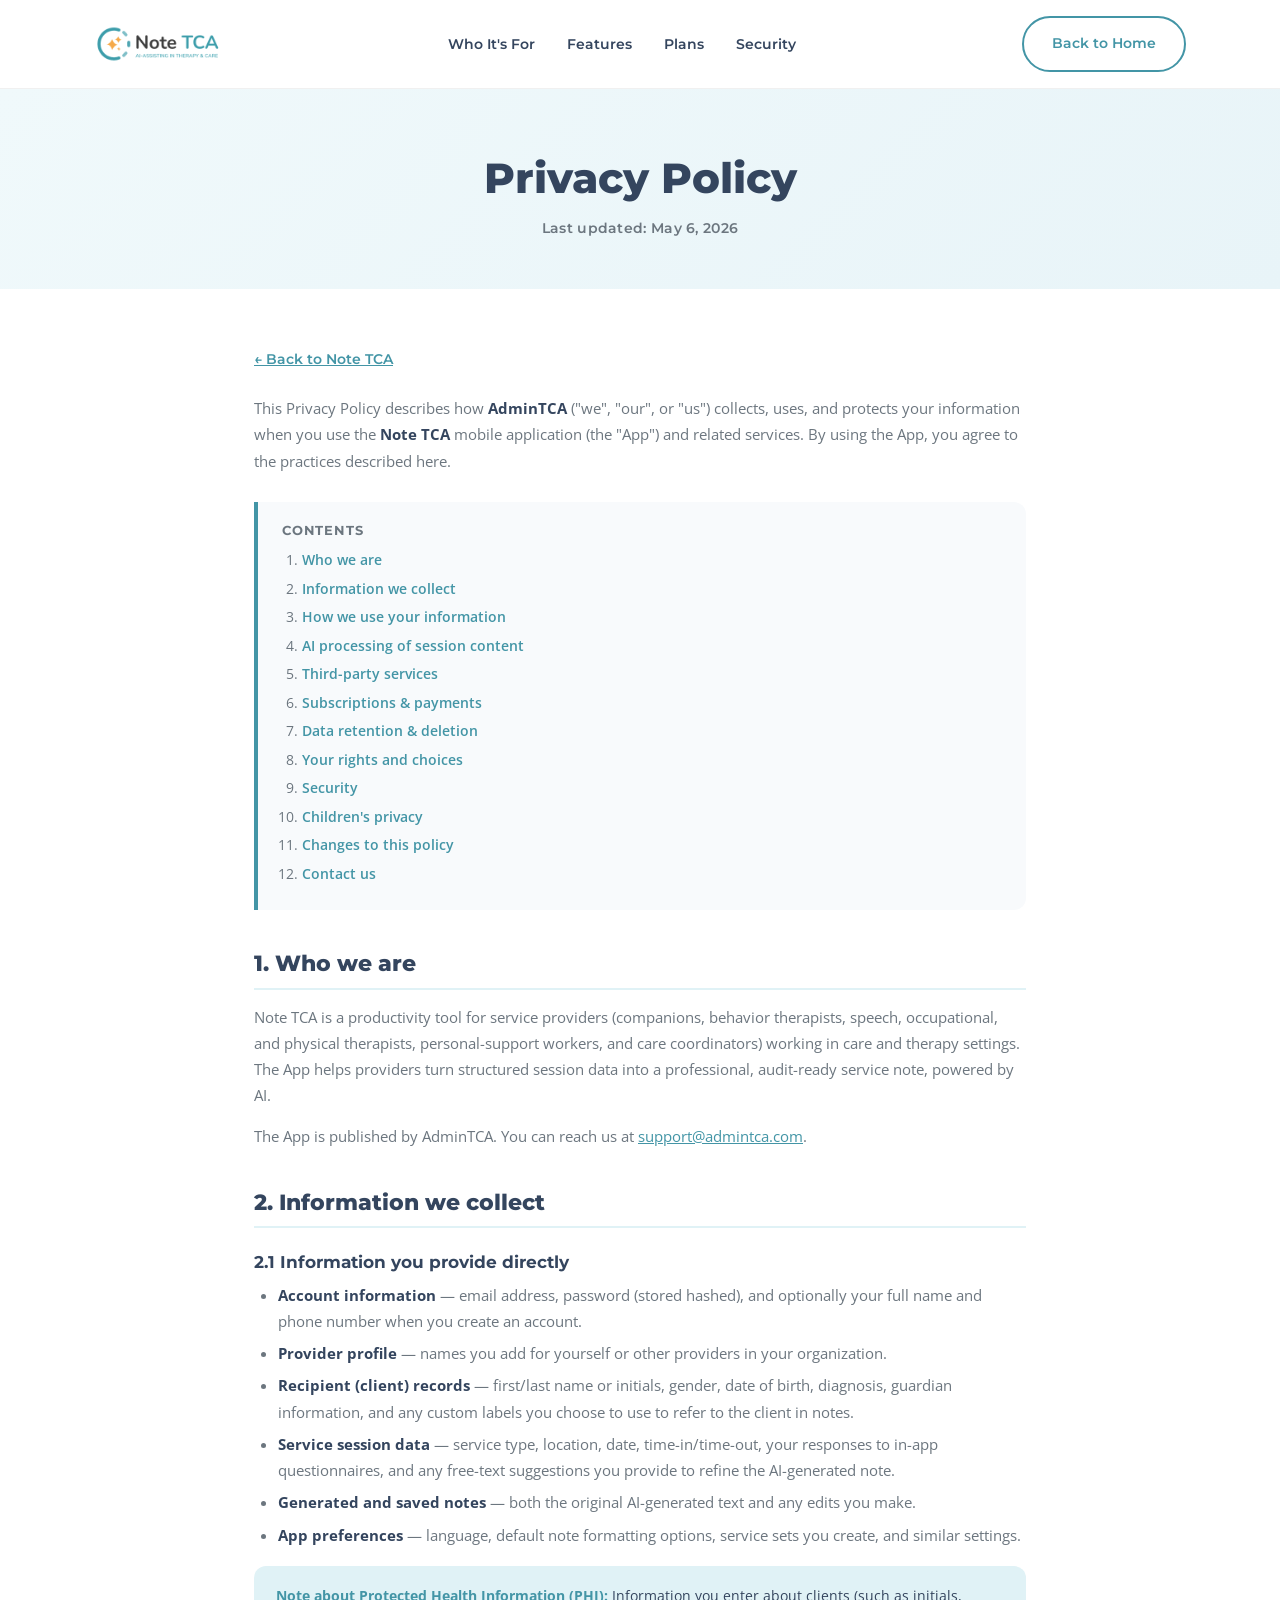
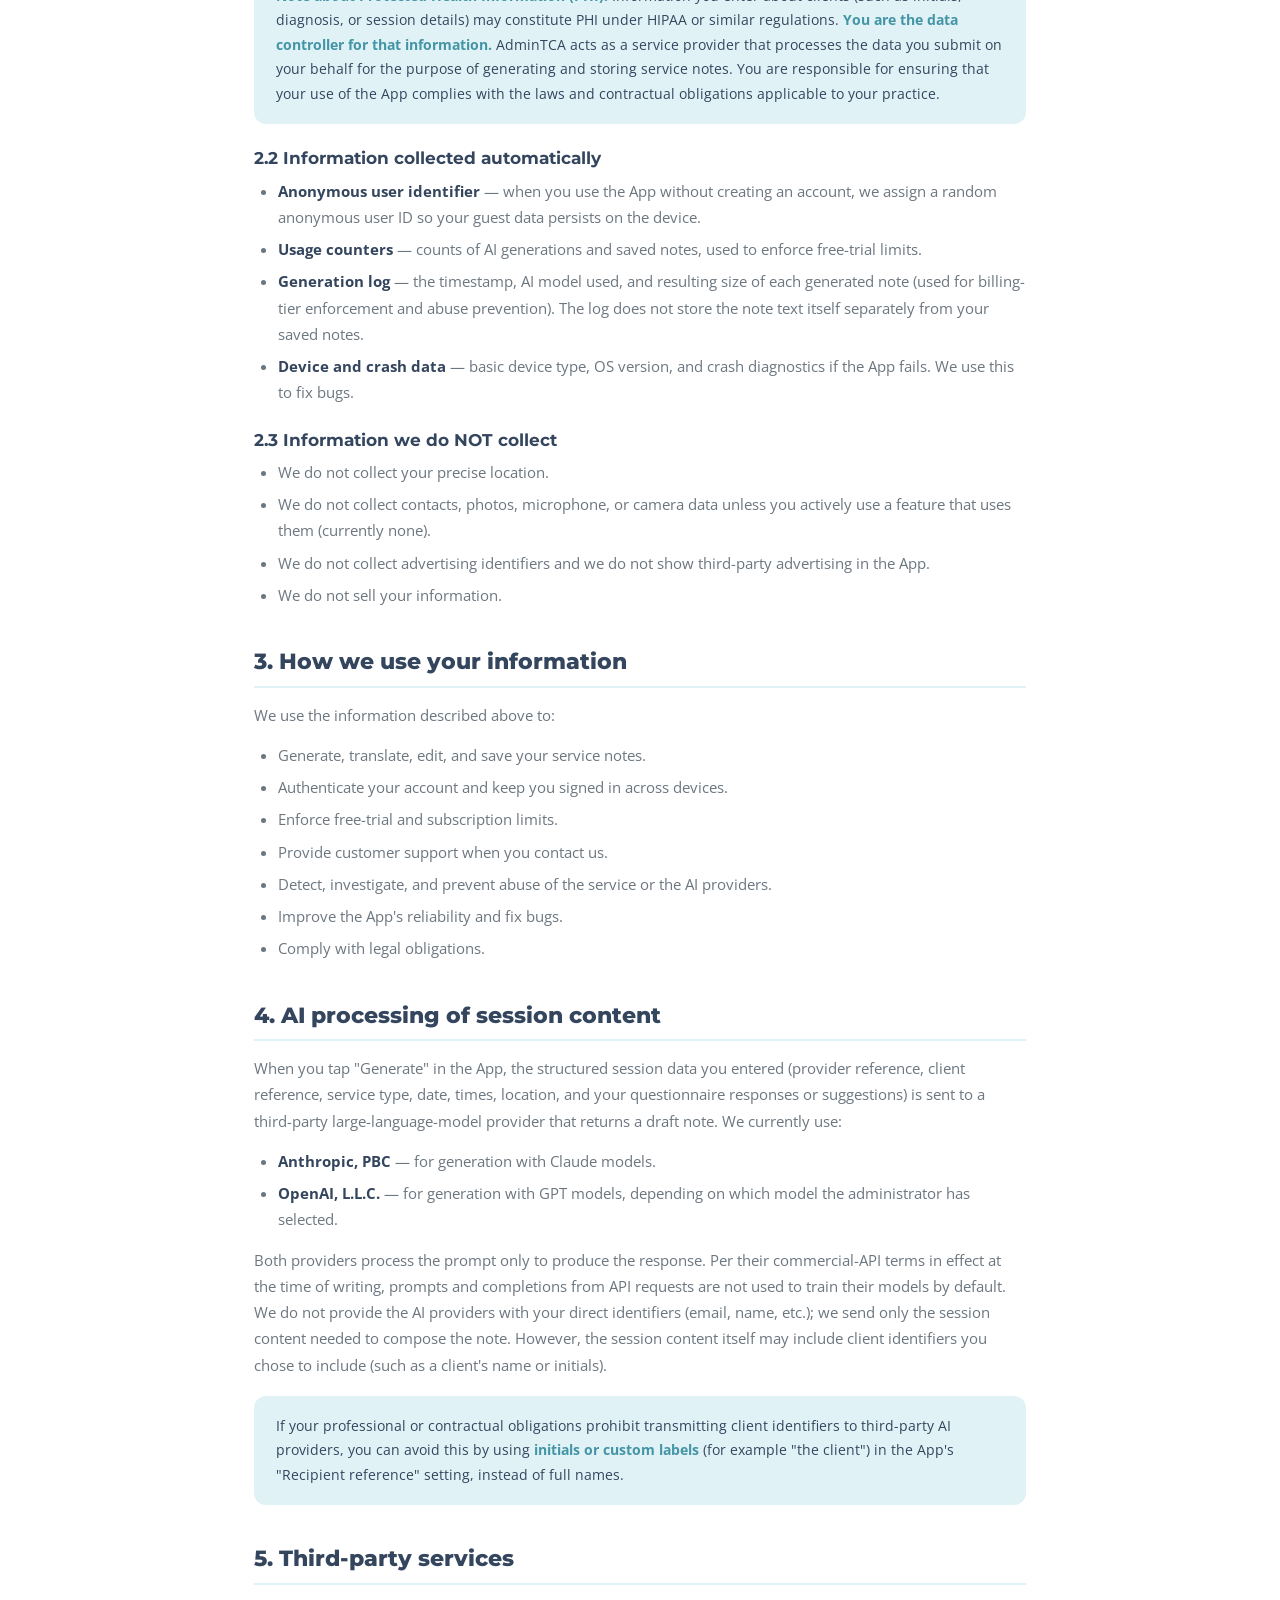
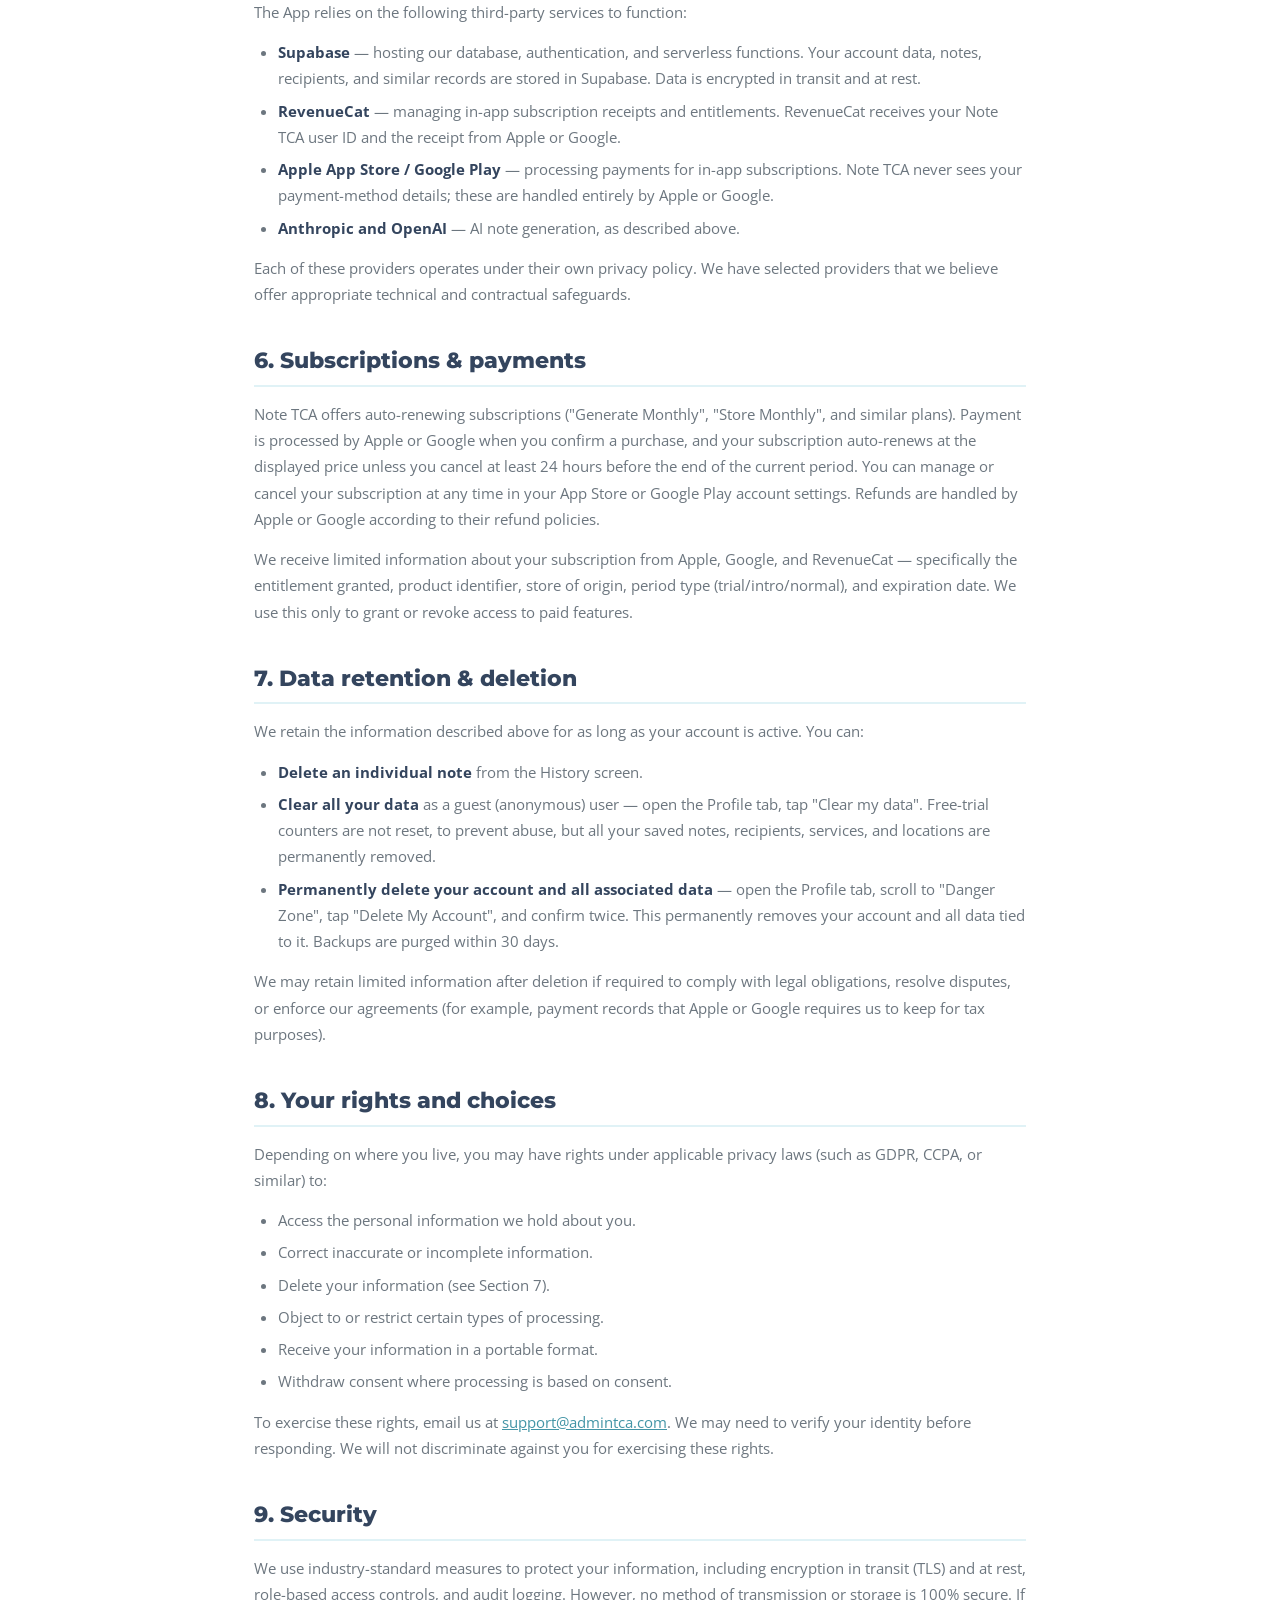
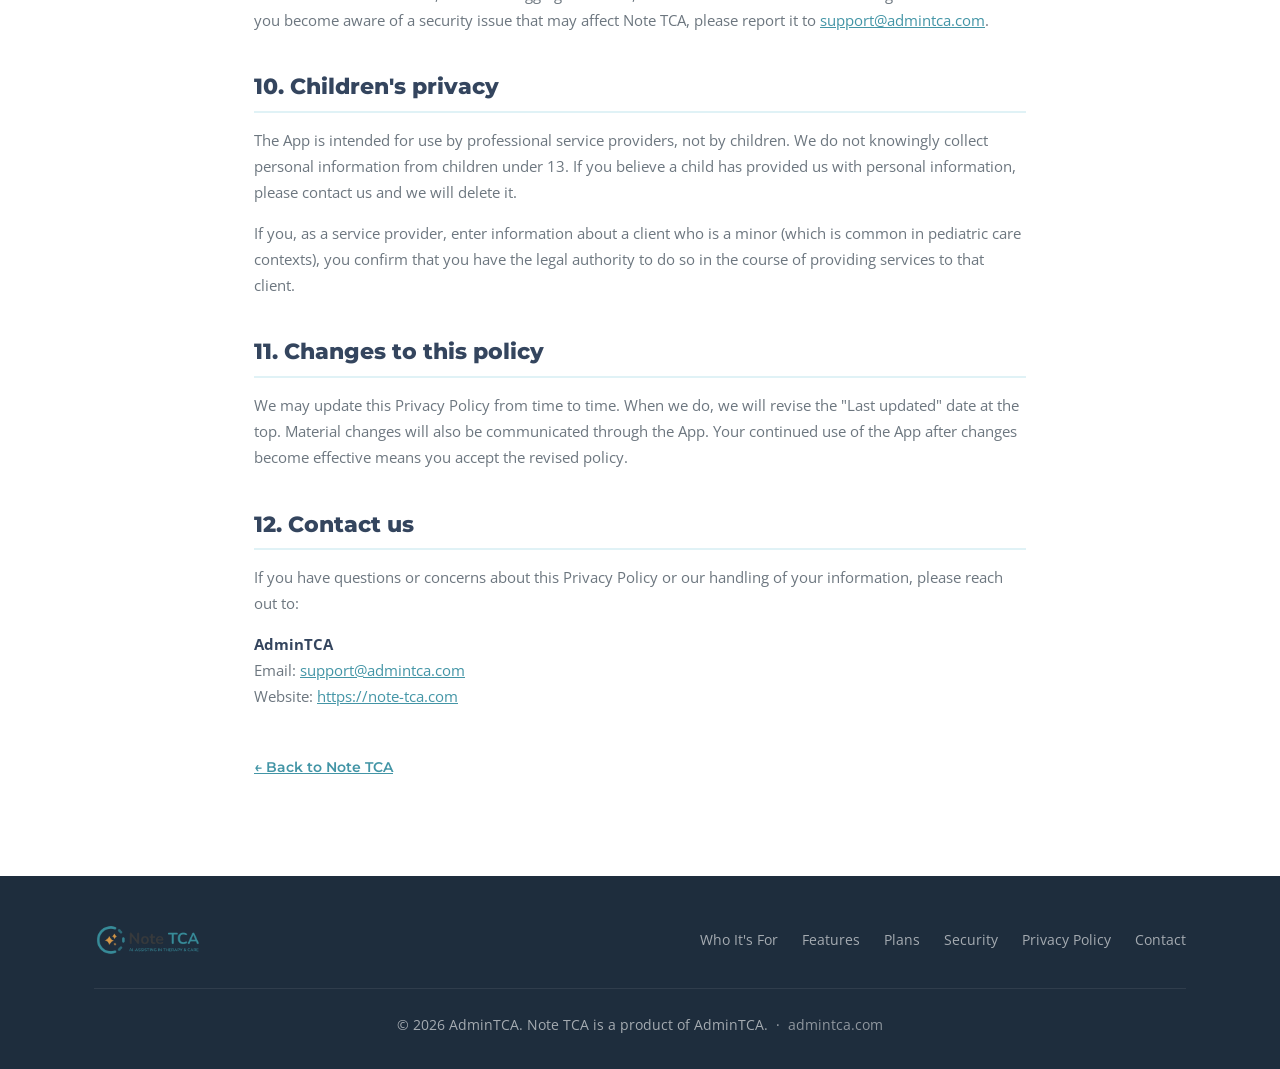
<file: privacy-policy.html>
<!DOCTYPE html>
<html lang="en">
<head>
  <meta charset="UTF-8" />
  <meta name="viewport" content="width=device-width, initial-scale=1.0" />
  <title>Privacy Policy — Note TCA</title>
  <meta name="description" content="Privacy Policy for the Note TCA mobile app. Learn how we collect, use, and protect your information." />
  <meta name="theme-color" content="#4395a6" />
  <link rel="icon" type="image/png" href="images/icon.png" />
  <link rel="preconnect" href="https://fonts.googleapis.com" />
  <link rel="preconnect" href="https://fonts.gstatic.com" crossorigin />
  <link href="https://fonts.googleapis.com/css2?family=Montserrat:wght@400;600;700;800&family=Open+Sans:wght@400;500;600&display=swap" rel="stylesheet" />
  <link rel="stylesheet" href="style.css" />
  <style>
    /* Page-specific styles for legal content */
    .legal-hero {
      background: linear-gradient(135deg, #f0f9fb 0%, #e8f4f8 100%);
      padding: 64px 0 48px;
      text-align: center;
    }
    .legal-hero h1 {
      font-size: clamp(1.8rem, 4vw, 2.6rem);
      font-weight: 800;
      color: var(--navy);
      margin-bottom: 12px;
    }
    .legal-hero .updated {
      font-size: 14px;
      color: var(--gray);
      font-family: 'Montserrat', sans-serif;
      font-weight: 600;
      letter-spacing: .3px;
    }
    .legal-content {
      max-width: 820px;
      margin: 0 auto;
      padding: 56px 24px 72px;
      font-size: 15px;
      line-height: 1.75;
      color: var(--navy);
    }
    .legal-content h2 {
      font-size: 22px;
      font-weight: 800;
      color: var(--navy);
      margin-top: 40px;
      margin-bottom: 14px;
      padding-bottom: 10px;
      border-bottom: 2px solid var(--teal-lt);
    }
    .legal-content h2:first-child { margin-top: 0; }
    .legal-content h3 {
      font-size: 17px;
      font-weight: 700;
      color: var(--navy);
      margin-top: 24px;
      margin-bottom: 8px;
    }
    .legal-content p { margin-bottom: 14px; color: var(--gray); }
    .legal-content ul, .legal-content ol {
      margin: 0 0 14px 24px;
      color: var(--gray);
    }
    .legal-content li { margin-bottom: 6px; }
    .legal-content a {
      color: var(--teal);
      text-decoration: underline;
    }
    .legal-content a:hover { color: var(--teal-dk); }
    .legal-content strong { color: var(--navy); font-weight: 700; }
    .toc {
      background: var(--gray-lt);
      border-left: 4px solid var(--teal);
      border-radius: 0 12px 12px 0;
      padding: 20px 24px;
      margin: 28px 0 36px;
    }
    .toc h3 {
      font-size: 13px;
      font-weight: 700;
      color: var(--gray);
      text-transform: uppercase;
      letter-spacing: .8px;
      margin: 0 0 10px;
    }
    .toc ol { margin: 0 0 0 20px; }
    .toc li { font-size: 14px; margin-bottom: 4px; }
    .toc a { color: var(--teal); text-decoration: none; font-weight: 600; }
    .toc a:hover { text-decoration: underline; }
    .legal-callout {
      background: var(--teal-lt);
      border-radius: 12px;
      padding: 18px 22px;
      margin: 18px 0;
      font-size: 14px;
      color: var(--navy);
    }
    .legal-callout strong { color: var(--teal); }
    .back-link {
      display: inline-flex;
      align-items: center;
      gap: 6px;
      font-family: 'Montserrat', sans-serif;
      font-weight: 600;
      font-size: 14px;
      color: var(--teal);
      text-decoration: none;
      margin-bottom: 24px;
    }
    .back-link:hover { color: var(--teal-dk); }
  </style>
</head>
<body>

<!-- ── Navigation ─────────────────────────────────────────────────────── -->
<nav class="nav">
  <div class="container nav-inner">
    <a href="index.html" class="nav-logo">
      <img src="images/logo.png" alt="Note TCA" />
    </a>
    <ul class="nav-links">
      <li><a href="index.html#who">Who It's For</a></li>
      <li><a href="index.html#features">Features</a></li>
      <li><a href="index.html#pricing">Plans</a></li>
      <li><a href="index.html#privacy">Security</a></li>
    </ul>
    <div class="nav-cta">
      <a href="index.html" class="btn btn-outline">Back to Home</a>
    </div>
  </div>
</nav>

<!-- ── Hero ─────────────────────────────────────────────────────────────── -->
<section class="legal-hero">
  <div class="container">
    <h1>Privacy Policy</h1>
    <div class="updated">Last updated: May 6, 2026</div>
  </div>
</section>

<!-- ── Content ──────────────────────────────────────────────────────────── -->
<main class="legal-content">

  <a class="back-link" href="index.html">← Back to Note TCA</a>

  <p>
    This Privacy Policy describes how <strong>AdminTCA</strong> ("we", "our", or "us") collects,
    uses, and protects your information when you use the <strong>Note TCA</strong> mobile
    application (the "App") and related services. By using the App, you agree to the practices
    described here.
  </p>

  <div class="toc">
    <h3>Contents</h3>
    <ol>
      <li><a href="#who-we-are">Who we are</a></li>
      <li><a href="#info-we-collect">Information we collect</a></li>
      <li><a href="#how-we-use">How we use your information</a></li>
      <li><a href="#ai-processing">AI processing of session content</a></li>
      <li><a href="#third-parties">Third-party services</a></li>
      <li><a href="#subscriptions">Subscriptions &amp; payments</a></li>
      <li><a href="#data-retention">Data retention &amp; deletion</a></li>
      <li><a href="#your-rights">Your rights and choices</a></li>
      <li><a href="#security">Security</a></li>
      <li><a href="#children">Children's privacy</a></li>
      <li><a href="#changes">Changes to this policy</a></li>
      <li><a href="#contact">Contact us</a></li>
    </ol>
  </div>

  <h2 id="who-we-are">1. Who we are</h2>
  <p>
    Note TCA is a productivity tool for service providers (companions, behavior therapists,
    speech, occupational, and physical therapists, personal-support workers, and care
    coordinators) working in care and therapy settings. The App
    helps providers turn structured session data into a professional, audit-ready service note,
    powered by AI.
  </p>
  <p>
    The App is published by AdminTCA. You can reach us at
    <a href="mailto:support@admintca.com">support@admintca.com</a>.
  </p>

  <h2 id="info-we-collect">2. Information we collect</h2>

  <h3>2.1 Information you provide directly</h3>
  <ul>
    <li><strong>Account information</strong> — email address, password (stored hashed), and optionally your full name and phone number when you create an account.</li>
    <li><strong>Provider profile</strong> — names you add for yourself or other providers in your organization.</li>
    <li><strong>Recipient (client) records</strong> — first/last name or initials, gender, date of birth, diagnosis, guardian information, and any custom labels you choose to use to refer to the client in notes.</li>
    <li><strong>Service session data</strong> — service type, location, date, time-in/time-out, your responses to in-app questionnaires, and any free-text suggestions you provide to refine the AI-generated note.</li>
    <li><strong>Generated and saved notes</strong> — both the original AI-generated text and any edits you make.</li>
    <li><strong>App preferences</strong> — language, default note formatting options, service sets you create, and similar settings.</li>
  </ul>

  <div class="legal-callout">
    <strong>Note about Protected Health Information (PHI):</strong> Information you enter
    about clients (such as initials, diagnosis, or session details) may constitute PHI under
    HIPAA or similar regulations. <strong>You are the data controller for that information.</strong>
    AdminTCA acts as a service provider that processes the data you submit on your behalf for
    the purpose of generating and storing service notes. You are responsible for ensuring that
    your use of the App complies with the laws and contractual obligations applicable to your
    practice.
  </div>

  <h3>2.2 Information collected automatically</h3>
  <ul>
    <li><strong>Anonymous user identifier</strong> — when you use the App without creating an account, we assign a random anonymous user ID so your guest data persists on the device.</li>
    <li><strong>Usage counters</strong> — counts of AI generations and saved notes, used to enforce free-trial limits.</li>
    <li><strong>Generation log</strong> — the timestamp, AI model used, and resulting size of each generated note (used for billing-tier enforcement and abuse prevention). The log does not store the note text itself separately from your saved notes.</li>
    <li><strong>Device and crash data</strong> — basic device type, OS version, and crash diagnostics if the App fails. We use this to fix bugs.</li>
  </ul>

  <h3>2.3 Information we do NOT collect</h3>
  <ul>
    <li>We do not collect your precise location.</li>
    <li>We do not collect contacts, photos, microphone, or camera data unless you actively use a feature that uses them (currently none).</li>
    <li>We do not collect advertising identifiers and we do not show third-party advertising in the App.</li>
    <li>We do not sell your information.</li>
  </ul>

  <h2 id="how-we-use">3. How we use your information</h2>
  <p>We use the information described above to:</p>
  <ul>
    <li>Generate, translate, edit, and save your service notes.</li>
    <li>Authenticate your account and keep you signed in across devices.</li>
    <li>Enforce free-trial and subscription limits.</li>
    <li>Provide customer support when you contact us.</li>
    <li>Detect, investigate, and prevent abuse of the service or the AI providers.</li>
    <li>Improve the App's reliability and fix bugs.</li>
    <li>Comply with legal obligations.</li>
  </ul>

  <h2 id="ai-processing">4. AI processing of session content</h2>
  <p>
    When you tap "Generate" in the App, the structured session data you entered (provider
    reference, client reference, service type, date, times, location, and your questionnaire
    responses or suggestions) is sent to a third-party large-language-model provider that returns
    a draft note. We currently use:
  </p>
  <ul>
    <li><strong>Anthropic, PBC</strong> — for generation with Claude models.</li>
    <li><strong>OpenAI, L.L.C.</strong> — for generation with GPT models, depending on which model the administrator has selected.</li>
  </ul>
  <p>
    Both providers process the prompt only to produce the response. Per their commercial-API
    terms in effect at the time of writing, prompts and completions from API requests are not
    used to train their models by default. We do not provide the AI providers with your direct
    identifiers (email, name, etc.); we send only the session content needed to compose the note.
    However, the session content itself may include client identifiers you chose to include
    (such as a client's name or initials).
  </p>
  <div class="legal-callout">
    If your professional or contractual obligations prohibit transmitting client identifiers to
    third-party AI providers, you can avoid this by using <strong>initials or custom labels</strong>
    (for example "the client") in the App's "Recipient reference" setting, instead of full names.
  </div>

  <h2 id="third-parties">5. Third-party services</h2>
  <p>The App relies on the following third-party services to function:</p>
  <ul>
    <li><strong>Supabase</strong> — hosting our database, authentication, and serverless functions. Your account data, notes, recipients, and similar records are stored in Supabase. Data is encrypted in transit and at rest.</li>
    <li><strong>RevenueCat</strong> — managing in-app subscription receipts and entitlements. RevenueCat receives your Note TCA user ID and the receipt from Apple or Google.</li>
    <li><strong>Apple App Store / Google Play</strong> — processing payments for in-app subscriptions. Note TCA never sees your payment-method details; these are handled entirely by Apple or Google.</li>
    <li><strong>Anthropic and OpenAI</strong> — AI note generation, as described above.</li>
  </ul>
  <p>
    Each of these providers operates under their own privacy policy. We have selected
    providers that we believe offer appropriate technical and contractual safeguards.
  </p>

  <h2 id="subscriptions">6. Subscriptions &amp; payments</h2>
  <p>
    Note TCA offers auto-renewing subscriptions ("Generate Monthly", "Store Monthly", and
    similar plans). Payment is processed by Apple or Google when you confirm a purchase, and
    your subscription auto-renews at the displayed price unless you cancel at least 24 hours
    before the end of the current period. You can manage or cancel your subscription at any
    time in your App Store or Google Play account settings. Refunds are handled by Apple or
    Google according to their refund policies.
  </p>
  <p>
    We receive limited information about your subscription from Apple, Google, and RevenueCat
    — specifically the entitlement granted, product identifier, store of origin, period type
    (trial/intro/normal), and expiration date. We use this only to grant or revoke access to
    paid features.
  </p>

  <h2 id="data-retention">7. Data retention &amp; deletion</h2>
  <p>
    We retain the information described above for as long as your account is active. You can:
  </p>
  <ul>
    <li><strong>Delete an individual note</strong> from the History screen.</li>
    <li><strong>Clear all your data</strong> as a guest (anonymous) user — open the Profile tab, tap "Clear my data". Free-trial counters are not reset, to prevent abuse, but all your saved notes, recipients, services, and locations are permanently removed.</li>
    <li><strong>Permanently delete your account and all associated data</strong> — open the Profile tab, scroll to "Danger Zone", tap "Delete My Account", and confirm twice. This permanently removes your account and all data tied to it. Backups are purged within 30 days.</li>
  </ul>
  <p>
    We may retain limited information after deletion if required to comply with legal
    obligations, resolve disputes, or enforce our agreements (for example, payment records that
    Apple or Google requires us to keep for tax purposes).
  </p>

  <h2 id="your-rights">8. Your rights and choices</h2>
  <p>
    Depending on where you live, you may have rights under applicable privacy laws (such as
    GDPR, CCPA, or similar) to:
  </p>
  <ul>
    <li>Access the personal information we hold about you.</li>
    <li>Correct inaccurate or incomplete information.</li>
    <li>Delete your information (see Section 7).</li>
    <li>Object to or restrict certain types of processing.</li>
    <li>Receive your information in a portable format.</li>
    <li>Withdraw consent where processing is based on consent.</li>
  </ul>
  <p>
    To exercise these rights, email us at
    <a href="mailto:support@admintca.com">support@admintca.com</a>. We may need to verify your
    identity before responding. We will not discriminate against you for exercising these rights.
  </p>

  <h2 id="security">9. Security</h2>
  <p>
    We use industry-standard measures to protect your information, including encryption in
    transit (TLS) and at rest, role-based access controls, and audit logging. However, no
    method of transmission or storage is 100% secure. If you become aware of a security issue
    that may affect Note TCA, please report it to
    <a href="mailto:support@admintca.com">support@admintca.com</a>.
  </p>

  <h2 id="children">10. Children's privacy</h2>
  <p>
    The App is intended for use by professional service providers, not by children. We do not
    knowingly collect personal information from children under 13. If you believe a child has
    provided us with personal information, please contact us and we will delete it.
  </p>
  <p>
    If you, as a service provider, enter information about a client who is a minor (which is
    common in pediatric care contexts), you confirm that you have the legal authority to do so
    in the course of providing services to that client.
  </p>

  <h2 id="changes">11. Changes to this policy</h2>
  <p>
    We may update this Privacy Policy from time to time. When we do, we will revise the "Last
    updated" date at the top. Material changes will also be communicated through the App. Your
    continued use of the App after changes become effective means you accept the revised policy.
  </p>

  <h2 id="contact">12. Contact us</h2>
  <p>
    If you have questions or concerns about this Privacy Policy or our handling of your
    information, please reach out to:
  </p>
  <p>
    <strong>AdminTCA</strong><br />
    Email: <a href="mailto:support@admintca.com">support@admintca.com</a><br />
    Website: <a href="https://note-tca.com">https://note-tca.com</a>
  </p>

  <a class="back-link" href="index.html" style="margin-top: 32px;">← Back to Note TCA</a>
</main>

<!-- ── Footer ──────────────────────────────────────────────────────────── -->
<footer class="footer">
  <div class="container">
    <div class="footer-inner">
      <div class="footer-logo">
        <img src="images/logo.png" alt="Note TCA" />
      </div>
      <nav class="footer-links">
        <a href="index.html#who">Who It's For</a>
        <a href="index.html#features">Features</a>
        <a href="index.html#pricing">Plans</a>
        <a href="index.html#privacy">Security</a>
        <a href="privacy-policy.html">Privacy Policy</a>
        <a href="mailto:support@admintca.com">Contact</a>
      </nav>
    </div>
    <div class="footer-bottom">
      <p>
        © 2026 AdminTCA. Note TCA is a product of AdminTCA.
        &nbsp;·&nbsp;
        <a href="https://admintca.com" target="_blank" rel="noopener" style="color:rgba(255,255,255,.5)">admintca.com</a>
      </p>
    </div>
  </div>
</footer>

</body>
</html>
</file>
<file: style.css>
/* ── Reset & base ────────────────────────────────────────────────────── */
*, *::before, *::after { box-sizing: border-box; margin: 0; padding: 0; }

:root {
  --teal:    #4395a6;
  --teal-dk: #2d7d8e;
  --teal-lt: #e0f2f6;
  --navy:    #34455e;
  --orange:  #f5a94a;
  --green:   #61ce70;
  --gray:    #6c767f;
  --gray-lt: #f8fafc;
  --white:   #ffffff;
  --radius:  10px;
  --shadow:  0 4px 24px rgba(0,0,0,.08);
}

html { scroll-behavior: smooth; }

body {
  font-family: 'Open Sans', sans-serif;
  color: var(--gray);
  background: var(--white);
  line-height: 1.7;
  font-size: 16px;
}

h1, h2, h3, h4, h5 {
  font-family: 'Montserrat', sans-serif;
  color: var(--navy);
  line-height: 1.25;
}

a { color: var(--teal); text-decoration: none; }
a:hover { color: var(--teal-dk); }

img { max-width: 100%; display: block; }

.container {
  max-width: 1140px;
  margin: 0 auto;
  padding: 0 24px;
}

/* ── Buttons ─────────────────────────────────────────────────────────── */
.btn {
  display: inline-flex;
  align-items: center;
  gap: 8px;
  font-family: 'Montserrat', sans-serif;
  font-weight: 600;
  font-size: 14px;
  padding: 14px 28px;
  border-radius: 100px;
  border: none;
  cursor: pointer;
  transition: transform .15s, box-shadow .15s, background .15s;
  white-space: nowrap;
}
.btn:hover { transform: translateY(-2px); box-shadow: 0 8px 20px rgba(0,0,0,.15); }
.btn-primary { background: var(--teal); color: var(--white); }
.btn-primary:hover { background: var(--teal-dk); color: var(--white); }
.btn-outline { background: transparent; color: var(--teal); border: 2px solid var(--teal); }
.btn-outline:hover { background: var(--teal-lt); }
.btn-dark { background: var(--navy); color: var(--white); }
.btn-dark:hover { background: #2a3549; color: var(--white); }

/* ── Navigation ──────────────────────────────────────────────────────── */
.nav {
  position: sticky;
  top: 0;
  z-index: 100;
  background: rgba(255,255,255,.95);
  backdrop-filter: blur(8px);
  border-bottom: 1px solid rgba(0,0,0,.06);
  padding: 16px 0;
}
.nav-inner {
  display: flex;
  align-items: center;
  justify-content: space-between;
}
.nav-logo { display: flex; align-items: center; gap: 10px; }
.nav-logo img { height: 38px; width: auto; }
.nav-links {
  display: flex;
  align-items: center;
  gap: 32px;
  list-style: none;
}
.nav-links a {
  font-family: 'Montserrat', sans-serif;
  font-weight: 600;
  font-size: 14px;
  color: var(--navy);
  transition: color .15s;
}
.nav-links a:hover { color: var(--teal); }
.nav-cta { display: flex; align-items: center; gap: 10px; }
.hamburger { display: none; flex-direction: column; gap: 5px; cursor: pointer; background: none; border: none; padding: 4px; }
.hamburger span { display: block; width: 22px; height: 2px; background: var(--navy); border-radius: 2px; transition: .3s; }
.mobile-menu {
  display: none;
  flex-direction: column;
  gap: 0;
  padding: 8px 0 16px;
  border-top: 1px solid rgba(0,0,0,.06);
}
.mobile-menu a {
  font-family: 'Montserrat', sans-serif;
  font-weight: 600;
  font-size: 15px;
  color: var(--navy);
  padding: 12px 24px;
  display: block;
}
.mobile-menu a:hover { color: var(--teal); background: var(--teal-lt); }
.mobile-menu .mobile-btns { display: flex; flex-direction: column; gap: 8px; padding: 12px 24px 0; }

/* ── Hero ────────────────────────────────────────────────────────────── */
.hero {
  background: linear-gradient(135deg, #f0f9fb 0%, #e8f4f8 40%, #f5fbfc 100%);
  padding: 100px 0 80px;
  text-align: center;
  position: relative;
  overflow: hidden;
}
.hero::before {
  content: '';
  position: absolute;
  inset: 0;
  background: radial-gradient(circle at 20% 80%, rgba(67,149,166,.08) 0%, transparent 60%),
              radial-gradient(circle at 80% 20%, rgba(245,169,74,.06) 0%, transparent 50%);
  pointer-events: none;
}
.hero-badge {
  display: inline-flex;
  align-items: center;
  gap: 6px;
  background: var(--teal-lt);
  color: var(--teal);
  font-family: 'Montserrat', sans-serif;
  font-weight: 700;
  font-size: 12px;
  letter-spacing: .6px;
  text-transform: uppercase;
  padding: 6px 16px;
  border-radius: 100px;
  margin-bottom: 24px;
}
.hero h1 {
  font-size: clamp(2rem, 5vw, 3.25rem);
  font-weight: 800;
  color: var(--navy);
  max-width: 800px;
  margin: 0 auto 20px;
}
.hero h1 span { color: var(--teal); }
.hero-sub {
  font-size: 1.125rem;
  color: var(--gray);
  max-width: 600px;
  margin: 0 auto 40px;
}
.hero-actions {
  display: flex;
  justify-content: center;
  align-items: center;
  gap: 14px;
  flex-wrap: wrap;
  margin-bottom: 56px;
}
.store-badge {
  display: inline-flex;
  align-items: center;
  gap: 10px;
  background: var(--navy);
  color: var(--white);
  font-family: 'Montserrat', sans-serif;
  font-weight: 600;
  font-size: 14px;
  padding: 12px 22px;
  border-radius: 12px;
  border: 2px solid var(--navy);
  transition: .15s;
  text-decoration: none;
}
.store-badge:hover { background: #2a3549; color: var(--white); transform: translateY(-2px); box-shadow: var(--shadow); }
.store-badge.outline { background: transparent; color: var(--navy); }
.store-badge.outline:hover { background: var(--navy); color: var(--white); }
.store-badge svg { width: 22px; height: 22px; flex-shrink: 0; }
.store-badge-text small { display: block; font-weight: 400; font-size: 10px; opacity: .7; letter-spacing: .3px; margin-bottom: 1px; }
.hero-note {
  font-size: 13px;
  color: var(--gray);
}
.hero-note strong { color: var(--teal); }
.hero-mockup {
  max-width: 480px;
  margin: 0 auto;
  background: var(--white);
  border-radius: 24px;
  box-shadow: 0 24px 60px rgba(67,149,166,.18), 0 4px 16px rgba(0,0,0,.06);
  overflow: hidden;
}
.mockup-bar {
  background: var(--teal);
  padding: 14px 20px;
  display: flex;
  align-items: center;
  justify-content: space-between;
}
.mockup-bar-title { color: white; font-family: 'Montserrat', sans-serif; font-weight: 700; font-size: 15px; }
.mockup-dots { display: flex; gap: 6px; }
.mockup-dots span { width: 8px; height: 8px; border-radius: 50%; background: rgba(255,255,255,.4); }
.mockup-body { padding: 24px 20px; }
.mockup-label { font-family: 'Montserrat', sans-serif; font-weight: 700; font-size: 11px; text-transform: uppercase; letter-spacing: .6px; color: var(--gray); margin-bottom: 8px; }
.mockup-note {
  background: var(--gray-lt);
  border-left: 3px solid var(--teal);
  border-radius: 0 8px 8px 0;
  padding: 12px 14px;
  font-size: 13px;
  color: var(--navy);
  line-height: 1.6;
  margin-bottom: 14px;
}
.mockup-actions { display: flex; gap: 8px; flex-wrap: wrap; }
.mockup-chip {
  background: var(--teal-lt);
  color: var(--teal);
  font-family: 'Montserrat', sans-serif;
  font-weight: 600;
  font-size: 11px;
  padding: 5px 12px;
  border-radius: 100px;
}

/* ── Section commons ─────────────────────────────────────────────────── */
section { padding: 80px 0; }
.section-tag {
  display: inline-block;
  font-family: 'Montserrat', sans-serif;
  font-weight: 700;
  font-size: 11px;
  letter-spacing: .8px;
  text-transform: uppercase;
  color: var(--teal);
  background: var(--teal-lt);
  padding: 5px 14px;
  border-radius: 100px;
  margin-bottom: 14px;
}
.section-title {
  font-size: clamp(1.6rem, 3.5vw, 2.25rem);
  font-weight: 800;
  color: var(--navy);
  margin-bottom: 16px;
}
.section-sub {
  font-size: 1.05rem;
  color: var(--gray);
  max-width: 560px;
  margin-bottom: 56px;
}
.text-center { text-align: center; }
.text-center .section-sub { margin-left: auto; margin-right: auto; }

/* ── Who It's For ────────────────────────────────────────────────────── */
.who { background: var(--white); }
.who-grid {
  display: grid;
  grid-template-columns: repeat(3, 1fr);  /* 3 + 3 layout for the 6 cards */
  gap: 20px;
}
.who-card {
  background: var(--gray-lt);
  border: 1px solid rgba(0,0,0,.06);
  border-radius: 14px;
  padding: 24px 20px;
  display: flex;
  align-items: flex-start;
  gap: 14px;
  transition: .2s;
}
.who-card:hover { box-shadow: var(--shadow); transform: translateY(-2px); border-color: rgba(67,149,166,.2); }
.who-icon {
  width: 42px; height: 42px;
  border-radius: 10px;
  background: var(--teal-lt);
  display: flex;
  align-items: center;
  justify-content: center;
  flex-shrink: 0;
  font-size: 20px;
}
.who-card h3 { font-size: 14px; font-weight: 700; color: var(--navy); margin-bottom: 4px; }
.who-card p { font-size: 13px; color: var(--gray); line-height: 1.5; }

/* ── How it works ────────────────────────────────────────────────────── */
.how { background: var(--gray-lt); }
.steps {
  display: grid;
  grid-template-columns: repeat(auto-fit, minmax(220px, 1fr));
  gap: 32px;
  position: relative;
}
.step {
  text-align: center;
  padding: 32px 24px;
  background: var(--white);
  border-radius: 18px;
  box-shadow: var(--shadow);
  position: relative;
}
.step-num {
  width: 52px; height: 52px;
  background: var(--teal);
  color: var(--white);
  font-family: 'Montserrat', sans-serif;
  font-weight: 800;
  font-size: 20px;
  border-radius: 50%;
  display: flex;
  align-items: center;
  justify-content: center;
  margin: 0 auto 18px;
}
.step h3 { font-size: 16px; font-weight: 700; margin-bottom: 10px; }
.step p { font-size: 14px; color: var(--gray); line-height: 1.6; }

/* ── Features ────────────────────────────────────────────────────────── */
.features { background: var(--white); }
.features-grid {
  display: grid;
  grid-template-columns: repeat(auto-fit, minmax(300px, 1fr));
  gap: 24px;
}
.feature-card {
  border: 1px solid rgba(0,0,0,.06);
  border-radius: 16px;
  padding: 28px 24px;
  transition: .2s;
}
.feature-card:hover { box-shadow: var(--shadow); border-color: rgba(67,149,166,.2); transform: translateY(-2px); }
.feature-icon {
  font-size: 28px;
  width: 52px; height: 52px;
  border-radius: 12px;
  background: var(--teal-lt);
  display: flex;
  align-items: center;
  justify-content: center;
  margin-bottom: 16px;
}
.feature-card h3 { font-size: 16px; font-weight: 700; color: var(--navy); margin-bottom: 8px; }
.feature-card p { font-size: 14px; color: var(--gray); line-height: 1.6; }

/* ── Services ────────────────────────────────────────────────────────── */
.services { background: var(--teal); }
.services .section-tag { background: rgba(255,255,255,.2); color: white; }
.services .section-title { color: white; }
.services .section-sub { color: rgba(255,255,255,.8); }
.services-grid {
  display: grid;
  grid-template-columns: repeat(auto-fit, minmax(220px, 1fr));
  gap: 16px;
}
.service-pill {
  background: rgba(255,255,255,.12);
  border: 1px solid rgba(255,255,255,.2);
  border-radius: 12px;
  padding: 16px 18px;
  display: flex;
  align-items: flex-start;
  gap: 12px;
  transition: .2s;
}
.service-pill:hover { background: rgba(255,255,255,.22); transform: translateY(-2px); }
.service-pill-dot {
  width: 8px; height: 8px;
  border-radius: 50%;
  background: var(--orange);
  flex-shrink: 0;
  margin-top: 7px;
}
.service-pill h4 { font-size: 14px; font-weight: 700; color: white; margin-bottom: 3px; }
.service-pill p { font-size: 12px; color: rgba(255,255,255,.75); line-height: 1.4; }

/* ── Custom Questionnaires Spotlight ─────────────────────────────────── */
.builder {
  background: linear-gradient(135deg, #faf7ff 0%, #f0f9fb 60%, #ffffff 100%);
  position: relative;
  overflow: hidden;
}
.builder::before {
  content: '';
  position: absolute; inset: 0;
  background:
    radial-gradient(circle at 12% 80%, rgba(124,58,237,.08) 0%, transparent 55%),
    radial-gradient(circle at 88% 15%, rgba(67,149,166,.10) 0%, transparent 55%);
  pointer-events: none;
}
.builder > .container { position: relative; z-index: 1; }
.builder-grid {
  display: grid;
  grid-template-columns: 1.05fr 1fr;
  gap: 56px;
  align-items: center;
}
.builder-text .section-tag { margin-bottom: 14px; }
.premium-tag {
  background: linear-gradient(135deg, #fef3c7 0%, #fde68a 100%) !important;
  color: #92400e !important;
}
.builder-text .section-title { margin-bottom: 14px; max-width: 540px; }
.builder-text .section-sub { margin-bottom: 32px; max-width: 540px; }

.builder-steps {
  display: flex; flex-direction: column;
  gap: 18px;
}
.builder-step {
  display: flex; align-items: flex-start; gap: 16px;
  background: var(--white);
  border-radius: 14px;
  padding: 18px 20px;
  border: 1px solid rgba(0,0,0,.06);
  box-shadow: 0 2px 12px rgba(67,149,166,.06);
  transition: transform .2s, box-shadow .2s;
}
.builder-step:hover { transform: translateY(-2px); box-shadow: 0 8px 24px rgba(67,149,166,.12); }
.builder-step-icon {
  width: 44px; height: 44px; border-radius: 11px;
  background: var(--teal-lt);
  display: flex; align-items: center; justify-content: center;
  font-size: 22px;
  flex-shrink: 0;
}
.builder-step-icon.ai    { background: #ede9fe; }
.builder-step-icon.share { background: #dcfce7; }
.builder-step-body h4 {
  font-size: 16px; font-weight: 700;
  color: var(--navy); margin-bottom: 5px;
}
.builder-step-body p {
  font-size: 13px; color: var(--gray);
  line-height: 1.6;
}

/* ── Editor mockup ─────────────────────────────────────────────────────── */
.builder-mockup-wrap {
  display: flex; justify-content: center; align-items: center;
}
.builder-mockup {
  width: 100%; max-width: 420px;
  background: var(--white);
  border-radius: 22px;
  box-shadow: 0 24px 56px rgba(67,149,166,.18), 0 4px 16px rgba(124,58,237,.10);
  overflow: hidden;
  border: 1px solid rgba(0,0,0,.05);
}
.builder-mockup-bar {
  padding: 16px 22px !important;
}
.builder-mockup-body {
  padding: 18px;
  display: flex; flex-direction: column;
  gap: 14px;
  background: #f9fafb;
}
.mockup-ai-pill {
  display: flex; align-items: center; gap: 12px;
  background: linear-gradient(135deg, #7c3aed 0%, #6d28d9 100%);
  border-radius: 12px;
  padding: 12px 14px;
  color: var(--white);
  box-shadow: 0 4px 14px rgba(124,58,237,.30);
}
.mockup-ai-pill > span { font-size: 18px; }
.mockup-ai-text {
  display: flex; flex-direction: column;
  flex: 1;
}
.mockup-ai-text strong {
  font-family: 'Montserrat', sans-serif;
  font-weight: 800; font-size: 13px;
  letter-spacing: .2px;
}
.mockup-ai-text span {
  font-size: 11px;
  color: rgba(255,255,255,.82);
  margin-top: 2px;
}

.mockup-section-card {
  background: var(--white);
  border-radius: 14px;
  padding: 14px 16px;
  border: 1px solid rgba(0,0,0,.06);
}
.mockup-section-head {
  font-family: 'Montserrat', sans-serif;
  font-weight: 800; font-size: 14px;
  color: var(--navy);
  padding-bottom: 10px;
  border-bottom: 1px solid #f3f4f6;
  margin-bottom: 12px;
}
.mockup-q {
  display: flex; align-items: center; gap: 10px;
  padding: 8px 10px;
  border-radius: 8px;
  background: #f9fafb;
  margin-bottom: 6px;
}
.mockup-q.conditional {
  background: #f0fdf4;
  border-left: 3px solid #16a34a;
  flex-wrap: wrap;
}
.mockup-q-chip {
  background: var(--teal-lt);
  color: var(--teal);
  font-family: 'Montserrat', sans-serif;
  font-weight: 700; font-size: 9px;
  text-transform: uppercase; letter-spacing: .4px;
  padding: 3px 7px;
  border-radius: 5px;
  flex-shrink: 0;
}
.mockup-q-label {
  font-size: 12px;
  color: var(--navy);
  flex: 1;
}
.mockup-conditional-badge {
  background: #dcfce7;
  color: #15803d;
  font-family: 'Montserrat', sans-serif;
  font-weight: 700; font-size: 9px;
  padding: 3px 7px;
  border-radius: 5px;
  margin-left: 38px;
  margin-top: 4px;
}

/* ── Pricing ─────────────────────────────────────────────────────────── */
.pricing { background: var(--gray-lt); }
.pricing-grid {
  display: grid;
  grid-template-columns: repeat(auto-fit, minmax(300px, 1fr));
  gap: 28px;
  max-width: 800px;
  margin: 0 auto;
}
.pricing-card {
  background: var(--white);
  border-radius: 20px;
  padding: 36px 32px;
  border: 2px solid rgba(0,0,0,.06);
  position: relative;
  transition: .2s;
}
.pricing-card:hover { box-shadow: 0 12px 40px rgba(67,149,166,.15); border-color: var(--teal); }
.pricing-card.featured {
  border-color: var(--teal);
  box-shadow: 0 8px 32px rgba(67,149,166,.2);
}
.pricing-badge {
  position: absolute;
  top: -13px;
  left: 50%;
  transform: translateX(-50%);
  background: var(--teal);
  color: white;
  font-family: 'Montserrat', sans-serif;
  font-weight: 700;
  font-size: 11px;
  letter-spacing: .5px;
  padding: 4px 16px;
  border-radius: 100px;
  white-space: nowrap;
}
.pricing-icon { font-size: 36px; margin-bottom: 16px; }
.pricing-card h3 { font-size: 20px; font-weight: 800; color: var(--navy); margin-bottom: 8px; }
.pricing-desc { font-size: 14px; color: var(--gray); margin-bottom: 24px; line-height: 1.6; }
.pricing-features { list-style: none; display: flex; flex-direction: column; gap: 10px; margin-bottom: 28px; }
.pricing-features li {
  display: flex;
  align-items: flex-start;
  gap: 10px;
  font-size: 14px;
  color: var(--navy);
}
.pricing-features li::before {
  content: '✓';
  color: var(--teal);
  font-weight: 700;
  flex-shrink: 0;
  margin-top: 1px;
}
.pricing-card .btn { width: 100%; justify-content: center; }
.free-tag {
  text-align: center;
  margin-top: 24px;
  font-size: 14px;
  color: var(--gray);
}
.free-tag strong { color: var(--teal); }

/* ── Privacy ─────────────────────────────────────────────────────────── */
.privacy { background: var(--white); }
.privacy-grid {
  display: grid;
  grid-template-columns: repeat(auto-fit, minmax(240px, 1fr));
  gap: 24px;
}
.privacy-card {
  display: flex;
  align-items: flex-start;
  gap: 16px;
  padding: 24px 20px;
  border: 1px solid rgba(0,0,0,.06);
  border-radius: 14px;
  background: var(--gray-lt);
}
.privacy-icon {
  width: 44px; height: 44px;
  border-radius: 10px;
  background: var(--teal-lt);
  display: flex;
  align-items: center;
  justify-content: center;
  font-size: 20px;
  flex-shrink: 0;
}
.privacy-card h4 { font-size: 15px; font-weight: 700; color: var(--navy); margin-bottom: 5px; }
.privacy-card p { font-size: 13px; color: var(--gray); line-height: 1.5; }

/* ── CTA Banner ──────────────────────────────────────────────────────── */
.cta-banner {
  background: linear-gradient(135deg, var(--navy) 0%, #2a3e58 100%);
  padding: 80px 0;
  text-align: center;
}
.cta-banner h2 { color: white; font-size: clamp(1.6rem, 3.5vw, 2.25rem); margin-bottom: 14px; }
.cta-banner p { color: rgba(255,255,255,.75); max-width: 500px; margin: 0 auto 36px; font-size: 1.05rem; }
.cta-banner .store-badge { border-color: rgba(255,255,255,.3); }

/* ── Footer ──────────────────────────────────────────────────────────── */
.footer {
  background: #1e2d3d;
  padding: 48px 0 32px;
  color: rgba(255,255,255,.6);
  font-size: 14px;
}
.footer-inner {
  display: flex;
  align-items: center;
  justify-content: space-between;
  flex-wrap: wrap;
  gap: 24px;
  margin-bottom: 32px;
}
.footer-logo img { height: 32px; width: auto; opacity: .85; }
.footer-links { display: flex; gap: 24px; flex-wrap: wrap; }
.footer-links a { color: rgba(255,255,255,.6); font-size: 14px; transition: color .15s; }
.footer-links a:hover { color: white; }
.footer-bottom {
  border-top: 1px solid rgba(255,255,255,.08);
  padding-top: 24px;
  text-align: center;
}

/* ── Language picker ─────────────────────────────────────────────────── */
.lang-picker { position: relative; }
.lang-btn {
  display: flex;
  align-items: center;
  gap: 5px;
  font-family: 'Montserrat', sans-serif;
  font-weight: 700;
  font-size: 20px;   /* flag emoji needs a bigger base size */
  color: var(--navy);
  background: var(--gray-lt);
  border: 1px solid rgba(0,0,0,.08);
  border-radius: 8px;
  padding: 7px 12px;
  cursor: pointer;
  transition: .15s;
  white-space: nowrap;
}
.lang-btn:hover { background: var(--teal-lt); border-color: var(--teal); color: var(--teal); }
.lang-btn svg { width: 12px; height: 12px; opacity: .55; transition: transform .2s; }
.lang-dropdown.open + .lang-btn svg,
.lang-dropdown.open ~ .lang-btn svg { transform: rotate(180deg); }
.lang-dropdown {
  display: none;
  position: absolute;
  top: calc(100% + 8px);
  right: 0;
  background: var(--white);
  border: 1px solid rgba(0,0,0,.08);
  border-radius: 10px;
  box-shadow: 0 8px 24px rgba(0,0,0,.1);
  overflow: hidden;
  min-width: 140px;
  z-index: 200;
}
.lang-dropdown.open { display: block; }
.lang-dropdown [data-lang] {
  display: flex;
  align-items: center;
  gap: 10px;
  padding: 10px 14px;
  font-family: 'Montserrat', sans-serif;
  font-weight: 600;
  font-size: 13px;
  color: var(--navy);
  cursor: pointer;
  transition: background .1s;
  white-space: nowrap;
  justify-content: space-between;
}
.lang-dropdown [data-lang]:hover { background: var(--gray-lt); }
.lang-dropdown [data-lang].active { color: var(--teal); background: var(--teal-lt); }
.lang-dropdown [data-lang].active::after {
  content: '✓';
  margin-left: auto;
  font-size: 13px;
  color: var(--teal);
  font-weight: 700;
}
.lang-flag { font-size: 22px; line-height: 1; }

/* helper for inline teal spans inside i18n-html */
.teal { color: var(--teal); }

/* ── Responsive ──────────────────────────────────────────────────────── */
@media (max-width: 768px) {
  .nav-links, .nav-cta { display: none; }
  .hamburger { display: flex; }
  .mobile-menu.open { display: flex; }

  .hero { padding: 64px 0 56px; }
  .hero-actions { gap: 10px; }
  .store-badge { font-size: 13px; padding: 10px 18px; }

  section { padding: 60px 0; }

  .who-grid { grid-template-columns: 1fr 1fr; }
  .steps { grid-template-columns: 1fr; }
  .features-grid { grid-template-columns: 1fr; }
  .services-grid { grid-template-columns: 1fr 1fr; }
  .pricing-grid { grid-template-columns: 1fr; }
  .privacy-grid { grid-template-columns: 1fr; }
  .builder-grid { grid-template-columns: 1fr; gap: 36px; }
  .builder-mockup-wrap { order: -1; }
  .builder-mockup { max-width: 100%; }

  .footer-inner { flex-direction: column; align-items: flex-start; gap: 16px; }
}

@media (max-width: 480px) {
  .who-grid { grid-template-columns: 1fr; }
  .services-grid { grid-template-columns: 1fr; }
  .hero h1 { font-size: 1.75rem; }
  .hero-actions { flex-direction: column; align-items: center; }
  .store-badge { width: 100%; max-width: 260px; justify-content: center; }
}
</file>
